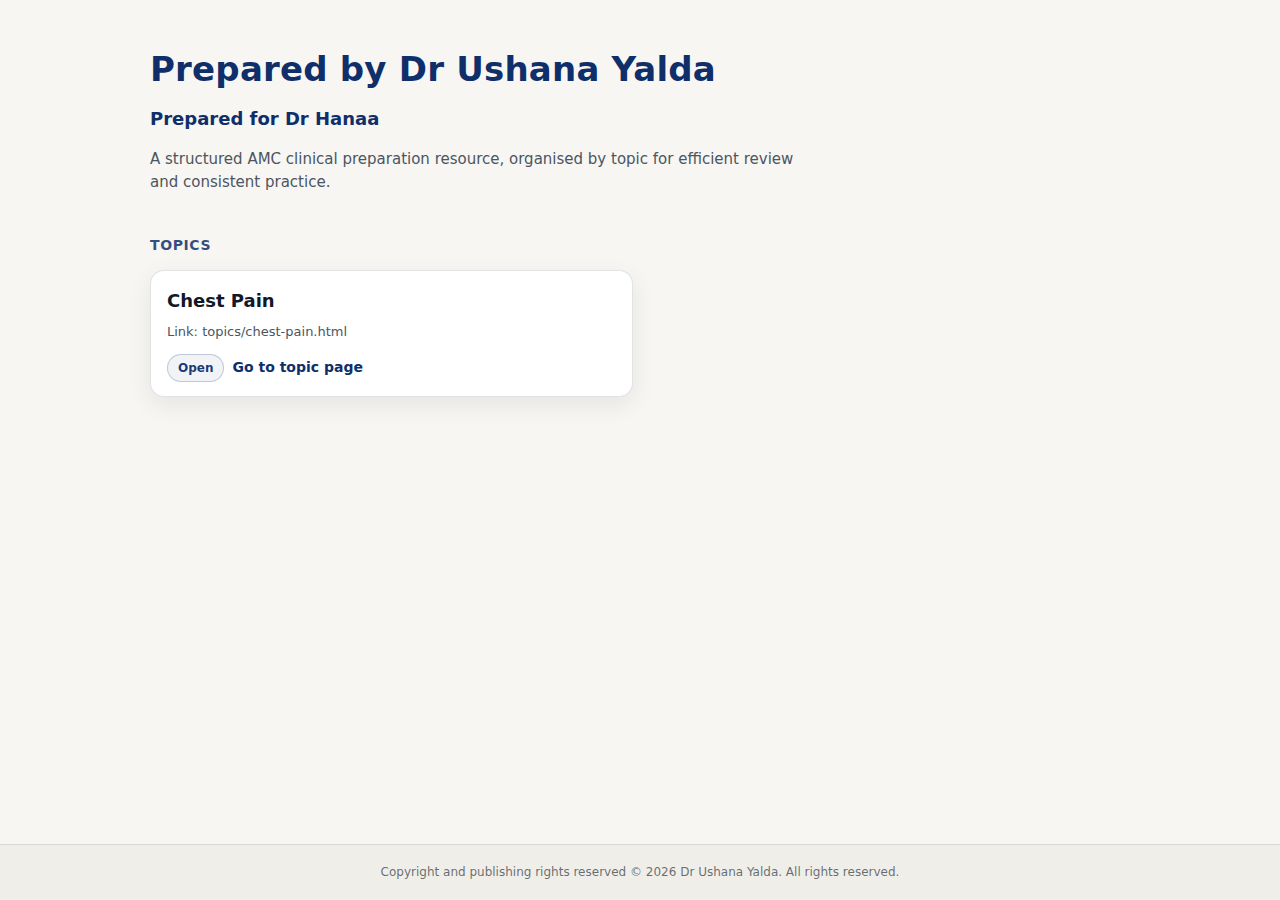
<file: index.html>
<!doctype html>
<html lang="en">
<head>
  <meta charset="utf-8" />
  <meta name="viewport" content="width=device-width,initial-scale=1" />
  <title>AMC Clinical Preparation | Dr Ushana Yalda</title>
  <style>
    :root{
      --bg: #f7f6f2;
      --text: #111827;
      --muted: #4b5563;
      --heading: #0f2f6b;
      --card: #ffffff;
      --border: rgba(17,24,39,0.12);
      --shadow: 0 8px 24px rgba(17,24,39,0.08);
      --shadowHover: 0 14px 34px rgba(17,24,39,0.12);
      --footerBg: #efeee9;
      --focusRing: 0 0 0 3px rgba(15,47,107,0.18);
      --radius: 14px;
      --max: 980px;
      --footerH: 56px;
    }

    *{ box-sizing: border-box; }
    html, body { height: 100%; }
    body{
      margin: 0;
      font-family: ui-sans-serif, system-ui, -apple-system, Segoe UI, Roboto, Helvetica, Arial, "Apple Color Emoji","Segoe UI Emoji";
      background: var(--bg);
      color: var(--text);
      line-height: 1.5;
    }

    a{ color: inherit; text-decoration: none; }

    .page{
      min-height: 100vh;
      padding-bottom: calc(var(--footerH) + 18px);
    }

    header{
      padding: 44px 20px 24px;
    }

    .wrap{
      max-width: var(--max);
      margin: 0 auto;
    }

    .brand{
      display: grid;
      gap: 10px;
    }

    h1{
      margin: 0;
      font-size: 34px;
      letter-spacing: 0.2px;
      color: var(--heading);
      font-weight: 750;
    }

    h2{
      margin: 0;
      font-size: 18px;
      color: var(--heading);
      font-weight: 650;
    }

    .desc{
      margin: 6px 0 0;
      max-width: 68ch;
      color: var(--muted);
      font-size: 15px;
    }

    main{
      padding: 0 20px 26px;
    }

    .sectionTitle{
      margin: 18px 0 14px;
      font-size: 14px;
      letter-spacing: 0.6px;
      text-transform: uppercase;
      color: rgba(15,47,107,0.85);
      font-weight: 700;
    }

    .grid{
      display: grid;
      grid-template-columns: repeat(12, 1fr);
      gap: 14px;
    }

    .card{
      grid-column: span 6;
      background: var(--card);
      border: 1px solid var(--border);
      border-radius: var(--radius);
      box-shadow: var(--shadow);
      padding: 16px 16px 14px;
      transition: transform 140ms ease, box-shadow 140ms ease, border-color 140ms ease;
      position: relative;
      outline: none;
    }

    .card:hover{
      transform: translateY(-2px);
      box-shadow: var(--shadowHover);
      border-color: rgba(15,47,107,0.28);
    }

    .card:focus-visible{
      box-shadow: var(--shadowHover), var(--focusRing);
      border-color: rgba(15,47,107,0.35);
    }

    .cardTitle{
      margin: 0;
      font-size: 18px;
      font-weight: 750;
      color: var(--text);
    }

    .cardMeta{
      margin: 8px 0 0;
      font-size: 13px;
      color: var(--muted);
      word-break: break-word;
    }

    .cardAction{
      margin-top: 12px;
      display: inline-flex;
      align-items: center;
      gap: 8px;
      font-weight: 650;
      color: var(--heading);
      font-size: 14px;
    }

    .pill{
      display: inline-flex;
      align-items: center;
      justify-content: center;
      padding: 4px 10px;
      border-radius: 999px;
      border: 1px solid rgba(15,47,107,0.22);
      background: rgba(15,47,107,0.06);
      font-size: 12px;
      color: rgba(15,47,107,0.95);
      font-weight: 650;
    }

    footer{
      position: fixed;
      left: 0;
      right: 0;
      bottom: 0;
      height: var(--footerH);
      background: var(--footerBg);
      border-top: 1px solid rgba(17,24,39,0.10);
      display: flex;
      align-items: center;
      justify-content: center;
      padding: 0 18px;
    }

    .footerText{
      font-size: 12px;
      opacity: 0.72;
      text-align: center;
      color: rgba(17,24,39,0.86);
      line-height: 1.35;
      max-width: var(--max);
    }

    @media (max-width: 760px){
      h1{ font-size: 28px; }
      .card{ grid-column: span 12; }
      header{ padding-top: 34px; }
      :root{ --footerH: 66px; }
      .page{ padding-bottom: calc(var(--footerH) + 18px); }
      .footerText{ font-size: 11.5px; }
    }
  </style>
</head>
<body>
  <div class="page">
    <header>
      <div class="wrap brand">
        <h1>Prepared by Dr Ushana Yalda</h1>
        <h2>Prepared for Dr Hanaa</h2>
        <p class="desc">
          A structured AMC clinical preparation resource, organised by topic for efficient review and consistent practice.
        </p>
      </div>
    </header>

    <main>
      <div class="wrap">
        <div class="sectionTitle">Topics</div>
        <div id="topicsGrid" class="grid" aria-label="Topic list"></div>
      </div>
    </main>
  </div>

  <footer>
    <div class="footerText" id="footerLegal"></div>
  </footer>

  <script>
    // Add or edit topics here. Each topic requires a title and href.
    const TOPICS = [
      { id: "chest-pain", title: "Chest Pain", href: "topics/chest-pain.html" }
    ];

    function el(tag, attrs = {}, children = []) {
      const node = document.createElement(tag);
      for (const [k, v] of Object.entries(attrs)) {
        if (k === "class") node.className = v;
        else if (k === "text") node.textContent = v;
        else if (k === "html") node.innerHTML = v;
        else node.setAttribute(k, v);
      }
      for (const child of children) node.appendChild(child);
      return node;
    }

    function renderTopics() {
      const grid = document.getElementById("topicsGrid");
      grid.innerHTML = "";

      if (!Array.isArray(TOPICS) || TOPICS.length === 0) {
        grid.appendChild(
          el("div", { class: "card", tabindex: "0" }, [
            el("p", { class: "cardTitle", text: "No topics configured" }),
            el("p", { class: "cardMeta", text: "Edit the TOPICS array in index.html to add topics." })
          ])
        );
        return;
      }

      TOPICS.forEach((t) => {
        const link = el("a", {
          href: t.href,
          class: "card",
          tabindex: "0",
          "aria-label": t.title + " topic"
        }, [
          el("div", {}, [
            el("p", { class: "cardTitle", text: t.title }),
            el("p", { class: "cardMeta", text: "Link: " + t.href })
          ]),
          el("div", { class: "cardAction" }, [
            el("span", { class: "pill", text: "Open" }),
            el("span", { text: "Go to topic page" })
          ])
        ]);

        grid.appendChild(link);
      });
    }

    function setFooter() {
      const year = new Date().getFullYear();
      const footer = document.getElementById("footerLegal");
      footer.textContent = "Copyright and publishing rights reserved © " + year + " Dr Ushana Yalda. All rights reserved.";
    }

    renderTopics();
    setFooter();
  </script>
</body>
</html>
</file>
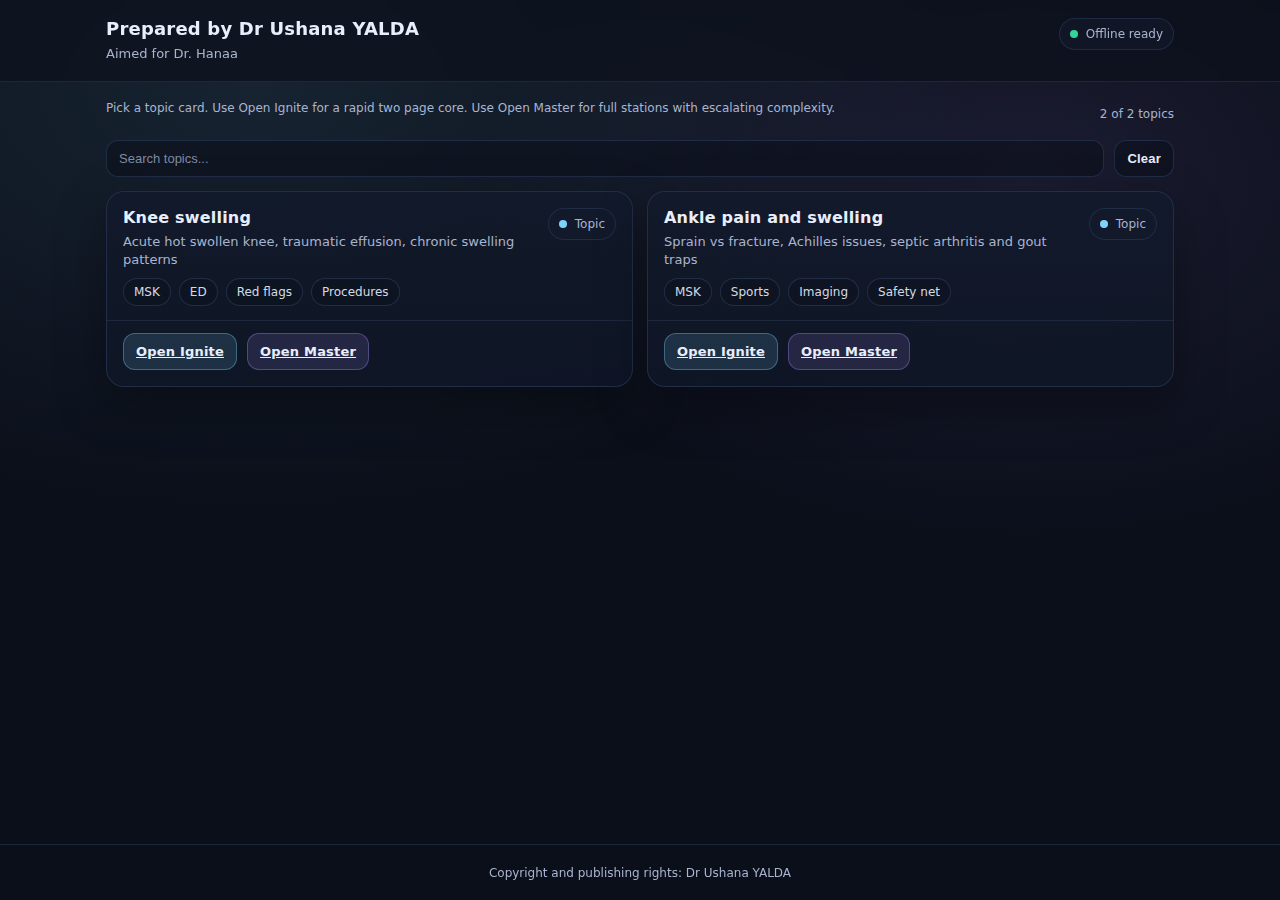
<file: Index.html>
<!-- index.html -->
<!doctype html>
<html lang="en">
<head>
  <meta charset="utf-8" />
  <meta name="viewport" content="width=device-width,initial-scale=1" />
  <title>Hana Study Hub</title>
  <style>
    :root{
      --bg:#0b0f1a;
      --card:#121a2b;
      --card2:#0f1626;
      --text:#e8eefc;
      --muted:#a9b4d0;
      --line:#26314d;
      --accent:#7dd3fc;
      --accent2:#a78bfa;
      --ok:#34d399;
      --warn:#fbbf24;
    }
    *{box-sizing:border-box}
    html,body{height:100%}
    body{
      margin:0;
      font-family: ui-sans-serif, system-ui, -apple-system, Segoe UI, Roboto, Helvetica, Arial, "Apple Color Emoji","Segoe UI Emoji";
      background: radial-gradient(1200px 700px at 20% 10%, rgba(125,211,252,.10), transparent 60%),
                  radial-gradient(900px 600px at 80% 20%, rgba(167,139,250,.10), transparent 60%),
                  var(--bg);
      color:var(--text);
      padding-bottom:72px;
    }
    header{
      position:sticky;
      top:0;
      z-index:10;
      backdrop-filter: blur(10px);
      background: rgba(11,15,26,.65);
      border-bottom:1px solid rgba(38,49,77,.65);
    }
    .wrap{max-width:1100px;margin:0 auto;padding:18px 16px}
    .title{
      display:flex;
      align-items:flex-start;
      justify-content:space-between;
      gap:12px;
      flex-wrap:wrap;
    }
    h1{
      margin:0;
      font-size:18px;
      letter-spacing:.2px;
      font-weight:800;
    }
    .sub{
      margin-top:6px;
      font-size:13px;
      color:var(--muted);
      line-height:1.35;
    }
    .pill{
      display:inline-flex;
      gap:8px;
      align-items:center;
      padding:8px 10px;
      border:1px solid rgba(38,49,77,.75);
      border-radius:999px;
      color:var(--muted);
      background: rgba(18,26,43,.65);
      font-size:12px;
      white-space:nowrap;
    }
    main{max-width:1100px;margin:0 auto;padding:18px 16px}
    .grid{
      display:grid;
      grid-template-columns: repeat(12, 1fr);
      gap:14px;
    }
    .card{
      grid-column: span 12;
      background: linear-gradient(180deg, rgba(18,26,43,.90), rgba(15,22,38,.90));
      border:1px solid rgba(38,49,77,.85);
      border-radius:18px;
      overflow:hidden;
      box-shadow: 0 18px 50px rgba(0,0,0,.35);
    }
    @media (min-width: 760px){
      .card{grid-column: span 6;}
    }
    .cardTop{
      padding:16px 16px 10px 16px;
      display:flex;
      align-items:flex-start;
      justify-content:space-between;
      gap:10px;
    }
    .cardTitle{
      margin:0;
      font-size:16px;
      font-weight:850;
      letter-spacing:.2px;
    }
    .cardMeta{
      margin-top:6px;
      color:var(--muted);
      font-size:13px;
      line-height:1.35;
    }
    .tags{
      display:flex;
      flex-wrap:wrap;
      gap:8px;
      padding:0 16px 14px 16px;
    }
    .tag{
      font-size:12px;
      color:rgba(232,238,252,.92);
      padding:6px 10px;
      border-radius:999px;
      border:1px solid rgba(38,49,77,.85);
      background: rgba(11,15,26,.45);
    }
    .actions{
      display:flex;
      gap:10px;
      padding:12px 16px 16px 16px;
      border-top:1px solid rgba(38,49,77,.65);
      flex-wrap:wrap;
    }
    .btn{
      appearance:none;
      border:1px solid rgba(38,49,77,.85);
      background: rgba(11,15,26,.55);
      color:var(--text);
      padding:10px 12px;
      border-radius:12px;
      cursor:pointer;
      font-weight:750;
      font-size:13px;
      letter-spacing:.2px;
      transition: transform .05s ease, background .15s ease, border-color .15s ease;
      user-select:none;
    }
    .btn:active{transform: translateY(1px)}
    .btn.primary{
      background: rgba(125,211,252,.14);
      border-color: rgba(125,211,252,.35);
    }
    .btn.secondary{
      background: rgba(167,139,250,.14);
      border-color: rgba(167,139,250,.35);
    }
    .btn:hover{background: rgba(255,255,255,.06)}
    .btn.primary:hover{background: rgba(125,211,252,.20)}
    .btn.secondary:hover{background: rgba(167,139,250,.20)}
    footer{
      position:fixed;
      left:0; right:0; bottom:0;
      height:56px;
      display:flex;
      align-items:center;
      justify-content:center;
      padding:0 12px;
      background: rgba(11,15,26,.78);
      backdrop-filter: blur(10px);
      border-top:1px solid rgba(38,49,77,.70);
      color:var(--muted);
      font-size:12px;
      z-index:50;
      text-align:center;
    }
    .smallNote{
      color:var(--muted);
      font-size:12px;
      line-height:1.4;
      margin:0 0 12px 0;
    }
    .row{
      display:flex;
      gap:10px;
      flex-wrap:wrap;
      align-items:center;
      justify-content:space-between;
      margin-bottom:12px;
    }
    .searchBox{
      display:flex;
      gap:10px;
      align-items:center;
      flex: 1 1 360px;
      min-width: 260px;
    }
    input[type="search"]{
      width:100%;
      padding:10px 12px;
      border-radius:12px;
      border:1px solid rgba(38,49,77,.85);
      background: rgba(11,15,26,.55);
      color:var(--text);
      outline:none;
      font-size:13px;
    }
    input[type="search"]::placeholder{color: rgba(169,180,208,.75)}
    .mutedRight{
      color:var(--muted);
      font-size:12px;
      white-space:nowrap;
    }
  </style>
</head>
<body>
  <header>
    <div class="wrap">
      <div class="title">
        <div>
          <h1>Prepared by Dr Ushana YALDA</h1>
          <div class="sub">Aimed for Dr. Hanaa</div>
        </div>
        <div class="pill" title="Local-only GitHub Pages site. No external libraries.">
          <span style="width:8px;height:8px;border-radius:50%;background:var(--ok);display:inline-block"></span>
          Offline ready
        </div>
      </div>
    </div>
  </header>

  <main>
    <div class="row">
      <p class="smallNote">
        Pick a topic card. Use Open Ignite for a rapid two page core. Use Open Master for full stations with escalating complexity.
      </p>
      <div class="mutedRight" id="topicCount"></div>
    </div>

    <div class="searchBox" style="margin-bottom:14px;">
      <input id="q" type="search" placeholder="Search topics..." aria-label="Search topics" />
      <button class="btn" id="clearBtn" type="button">Clear</button>
    </div>

    <div class="grid" id="topicGrid"></div>
  </main>

  <footer>Copyright and publishing rights: Dr Ushana YALDA</footer>

  <script>
    "use strict";

    // Shared schema used in all files
    const STUDY_DATA = {
      schemaVersion: "1.0",
      author: "Dr Ushana YALDA",
      audience: "Dr. Hanaa",
      topics: [
        {
          id: "knee_swelling",
          title: "Knee swelling",
          subtitle: "Acute hot swollen knee, traumatic effusion, chronic swelling patterns",
          tags: ["MSK", "ED", "Red flags", "Procedures"],
        },
        {
          id: "ankle_pain_swelling",
          title: "Ankle pain and swelling",
          subtitle: "Sprain vs fracture, Achilles issues, septic arthritis and gout traps",
          tags: ["MSK", "Sports", "Imaging", "Safety net"],
        }
      ]
    };

    const elGrid = document.getElementById("topicGrid");
    const elQ = document.getElementById("q");
    const elCount = document.getElementById("topicCount");
    const elClear = document.getElementById("clearBtn");

    function esc(s){
      return String(s)
        .replaceAll("&","&amp;")
        .replaceAll("<","&lt;")
        .replaceAll(">","&gt;")
        .replaceAll('"',"&quot;")
        .replaceAll("'","&#039;");
    }

    function cardHTML(t){
      const tags = (t.tags || []).map(x => `<span class="tag">${esc(x)}</span>`).join("");
      const igniteUrl = `ignite.html?topic=${encodeURIComponent(t.id)}`;
      const masterUrl = `master.html?topic=${encodeURIComponent(t.id)}`;
      return `
        <section class="card" data-id="${esc(t.id)}" data-text="${esc((t.title + " " + t.subtitle + " " + (t.tags||[]).join(" ")).toLowerCase())}">
          <div class="cardTop">
            <div>
              <h2 class="cardTitle">${esc(t.title)}</h2>
              <div class="cardMeta">${esc(t.subtitle)}</div>
            </div>
            <div class="pill" aria-hidden="true">
              <span style="width:8px;height:8px;border-radius:50%;background:var(--accent);display:inline-block"></span>
              Topic
            </div>
          </div>
          <div class="tags">${tags}</div>
          <div class="actions">
            <a class="btn primary" href="${igniteUrl}" role="button">Open Ignite</a>
            <a class="btn secondary" href="${masterUrl}" role="button">Open Master</a>
          </div>
        </section>
      `;
    }

    function render(){
      const q = (elQ.value || "").trim().toLowerCase();
      const topics = STUDY_DATA.topics.slice();
      const filtered = q
        ? topics.filter(t => (t.title + " " + t.subtitle + " " + (t.tags||[]).join(" ")).toLowerCase().includes(q))
        : topics;

      elGrid.innerHTML = filtered.map(cardHTML).join("");
      elCount.textContent = `${filtered.length} of ${topics.length} topics`;
    }

    elQ.addEventListener("input", render);
    elClear.addEventListener("click", () => { elQ.value = ""; render(); elQ.focus(); });

    render();
  </script>
</body>
</html>
</file>
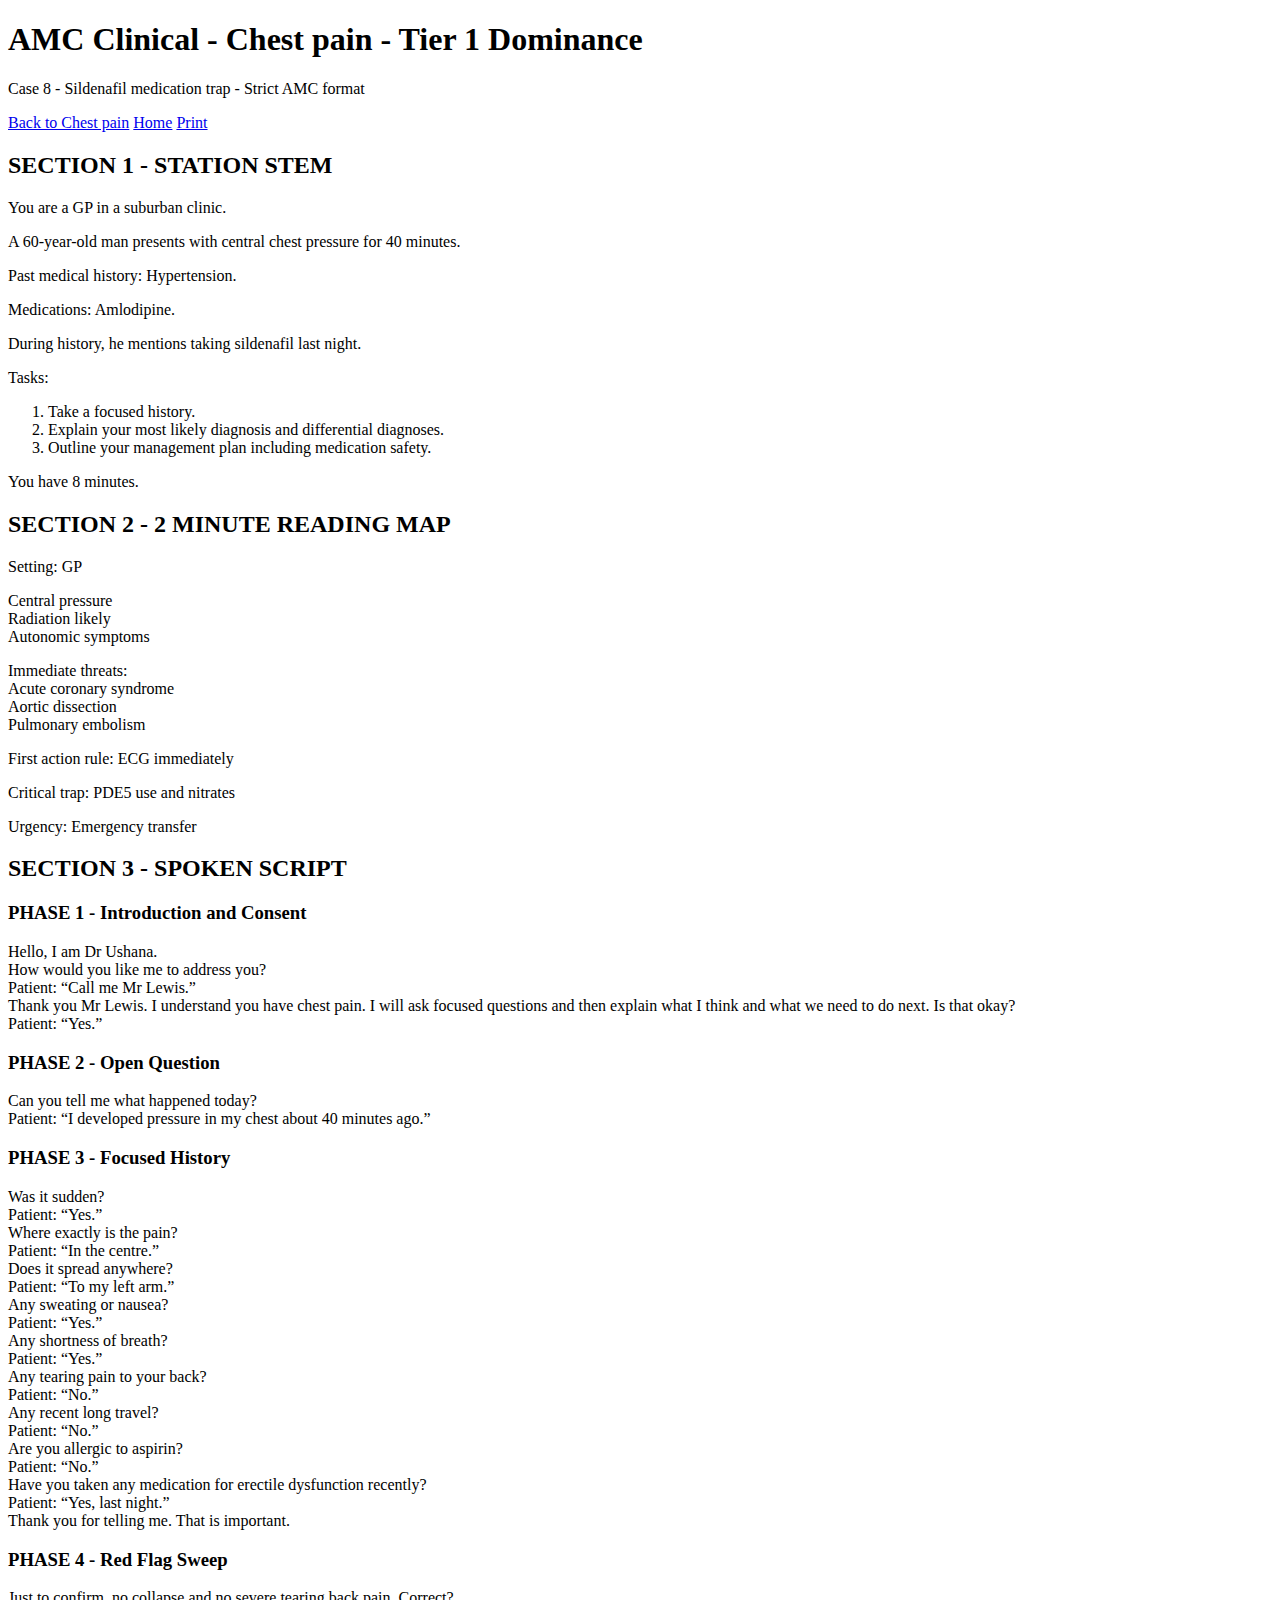
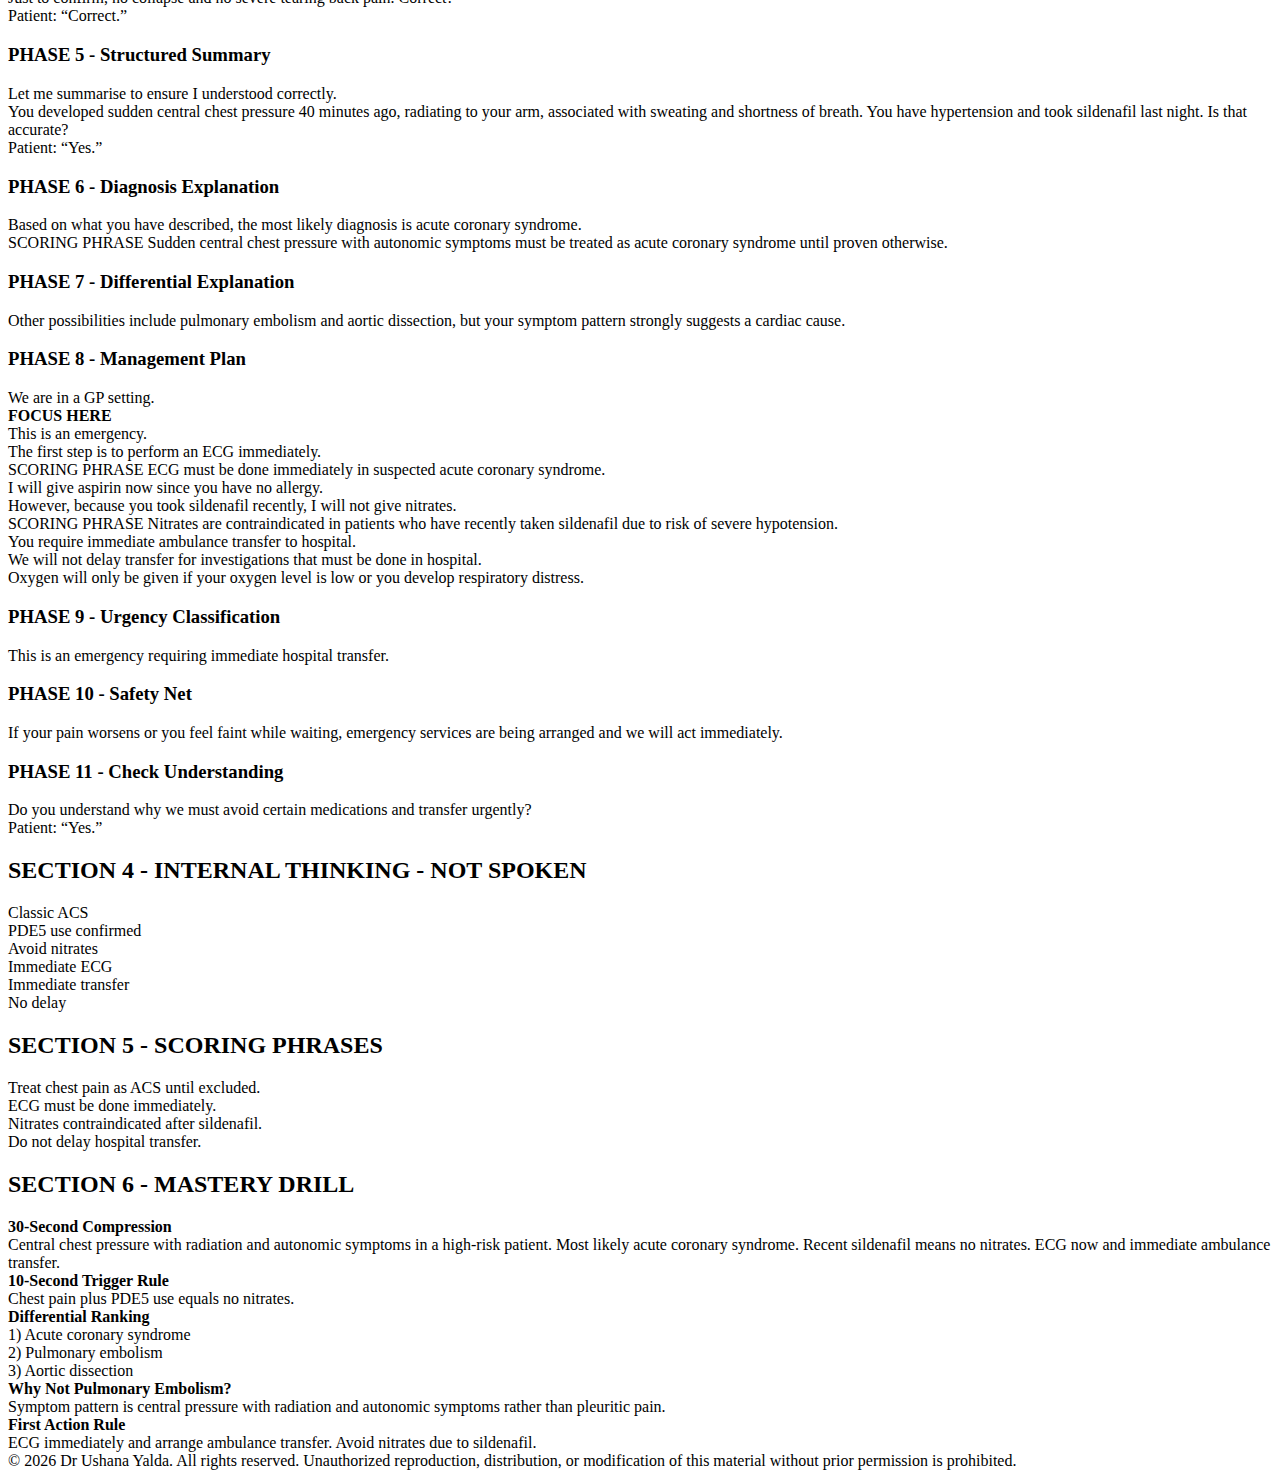
<file: topics/chest-pain-case-1.html>
<!doctype html>
<html lang="en">
<head>
<meta charset="utf-8" />
<meta name="viewport" content="width=device-width,initial-scale=1" />
<title>Chest pain - Case 8</title>
<link rel="stylesheet" href="style.css">
</head>

<body>
<div class="wrap">

  <div class="card">
    <h1>AMC Clinical - Chest pain - Tier 1 Dominance</h1>
    <p class="subheading">Case 8 - Sildenafil medication trap - Strict AMC format</p>

    <div class="navrow">
      <a class="btnlink" href="chest-pain.html#cases">Back to Chest pain</a>
      <a class="btnlink" href="../index.html">Home</a>
      <a class="btnlink" href="#" onclick="window.print();return false;">Print</a>
    </div>
  </div>

  <div class="card">
    <h2>SECTION 1 - STATION STEM</h2>

    <p>You are a GP in a suburban clinic.</p>

    <p>A 60-year-old man presents with central chest pressure for 40 minutes.</p>

    <p>Past medical history: Hypertension.</p>

    <p>Medications: Amlodipine.</p>

    <p>During history, he mentions taking sildenafil last night.</p>

    <p>Tasks:</p>

    <ol>
      <li>Take a focused history.</li>
      <li>Explain your most likely diagnosis and differential diagnoses.</li>
      <li>Outline your management plan including medication safety.</li>
    </ol>

    <p>You have 8 minutes.</p>
  </div>

  <div class="card">
    <h2>SECTION 2 - 2 MINUTE READING MAP</h2>

    <p>Setting: GP</p>

    <p>
      Central pressure<br>
      Radiation likely<br>
      Autonomic symptoms
    </p>

    <p>
      Immediate threats:<br>
      Acute coronary syndrome<br>
      Aortic dissection<br>
      Pulmonary embolism
    </p>

    <p>First action rule: ECG immediately</p>

    <p>Critical trap: PDE5 use and nitrates</p>

    <p>Urgency: Emergency transfer</p>
  </div>

  <div class="card">
    <h2>SECTION 3 - SPOKEN SCRIPT</h2>

    <div class="spoken">

      <h3>PHASE 1 - Introduction and Consent</h3>

      <div class="line doctor">Hello, I am Dr Ushana.</div>
      <div class="line doctor">How would you like me to address you?</div>

      <div class="line patient"><span class="who">Patient:</span> “Call me Mr Lewis.”</div>

      <div class="line doctor">Thank you Mr Lewis. I understand you have chest pain. I will ask focused questions and then explain what I think and what we need to do next. Is that okay?</div>

      <div class="line patient"><span class="who">Patient:</span> “Yes.”</div>

      <h3>PHASE 2 - Open Question</h3>

      <div class="line doctor">Can you tell me what happened today?</div>
      <div class="line patient"><span class="who">Patient:</span> “I developed pressure in my chest about 40 minutes ago.”</div>

      <h3>PHASE 3 - Focused History</h3>

      <div class="line doctor">Was it sudden?</div>
      <div class="line patient"><span class="who">Patient:</span> “Yes.”</div>

      <div class="line doctor">Where exactly is the pain?</div>
      <div class="line patient"><span class="who">Patient:</span> “In the centre.”</div>

      <div class="line doctor">Does it spread anywhere?</div>
      <div class="line patient"><span class="who">Patient:</span> “To my left arm.”</div>

      <div class="line doctor">Any sweating or nausea?</div>
      <div class="line patient"><span class="who">Patient:</span> “Yes.”</div>

      <div class="line doctor">Any shortness of breath?</div>
      <div class="line patient"><span class="who">Patient:</span> “Yes.”</div>

      <div class="line doctor">Any tearing pain to your back?</div>
      <div class="line patient"><span class="who">Patient:</span> “No.”</div>

      <div class="line doctor">Any recent long travel?</div>
      <div class="line patient"><span class="who">Patient:</span> “No.”</div>

      <div class="line doctor">Are you allergic to aspirin?</div>
      <div class="line patient"><span class="who">Patient:</span> “No.”</div>

      <div class="line doctor">Have you taken any medication for erectile dysfunction recently?</div>
      <div class="line patient"><span class="who">Patient:</span> “Yes, last night.”</div>

      <div class="line doctor">Thank you for telling me. That is important.</div>

      <h3>PHASE 4 - Red Flag Sweep</h3>

      <div class="line doctor">Just to confirm, no collapse and no severe tearing back pain. Correct?</div>
      <div class="line patient"><span class="who">Patient:</span> “Correct.”</div>

      <h3>PHASE 5 - Structured Summary</h3>

      <div class="line doctor">Let me summarise to ensure I understood correctly.</div>

      <div class="line doctor">You developed sudden central chest pressure 40 minutes ago, radiating to your arm, associated with sweating and shortness of breath. You have hypertension and took sildenafil last night. Is that accurate?</div>

      <div class="line patient"><span class="who">Patient:</span> “Yes.”</div>

      <h3>PHASE 6 - Diagnosis Explanation</h3>

      <div class="line doctor">Based on what you have described, the most likely diagnosis is acute coronary syndrome.</div>

      <div class="scoring">
        <span class="label">SCORING PHRASE</span>
        Sudden central chest pressure with autonomic symptoms must be treated as acute coronary syndrome until proven otherwise.
      </div>

      <h3>PHASE 7 - Differential Explanation</h3>

      <div class="line doctor">Other possibilities include pulmonary embolism and aortic dissection, but your symptom pattern strongly suggests a cardiac cause.</div>

      <h3>PHASE 8 - Management Plan</h3>

      <div class="line doctor">We are in a GP setting.</div>

      <div class="focus"><strong>FOCUS HERE</strong><br>This is an emergency.</div>

      <div class="line doctor">The first step is to perform an ECG immediately.</div>

      <div class="scoring">
        <span class="label">SCORING PHRASE</span>
        ECG must be done immediately in suspected acute coronary syndrome.
      </div>

      <div class="line doctor">I will give aspirin now since you have no allergy.</div>

      <div class="line doctor">However, because you took sildenafil recently, I will not give nitrates.</div>

      <div class="scoring">
        <span class="label">SCORING PHRASE</span>
        Nitrates are contraindicated in patients who have recently taken sildenafil due to risk of severe hypotension.
      </div>

      <div class="line doctor">You require immediate ambulance transfer to hospital.</div>

      <div class="line doctor">We will not delay transfer for investigations that must be done in hospital.</div>

      <div class="line doctor">Oxygen will only be given if your oxygen level is low or you develop respiratory distress.</div>

      <h3>PHASE 9 - Urgency Classification</h3>

      <div class="line doctor">This is an emergency requiring immediate hospital transfer.</div>

      <h3>PHASE 10 - Safety Net</h3>

      <div class="line doctor">If your pain worsens or you feel faint while waiting, emergency services are being arranged and we will act immediately.</div>

      <h3>PHASE 11 - Check Understanding</h3>

      <div class="line doctor">Do you understand why we must avoid certain medications and transfer urgently?</div>
      <div class="line patient"><span class="who">Patient:</span> “Yes.”</div>

    </div>
  </div>

  <div class="card">
    <h2>SECTION 4 - INTERNAL THINKING - NOT SPOKEN</h2>

    <div class="thinking">
      Classic ACS<br>
      PDE5 use confirmed<br>
      Avoid nitrates<br>
      Immediate ECG<br>
      Immediate transfer<br>
      No delay
    </div>
  </div>

  <div class="card">
    <h2>SECTION 5 - SCORING PHRASES</h2>

    <div class="scoring">
      Treat chest pain as ACS until excluded.<br>
      ECG must be done immediately.<br>
      Nitrates contraindicated after sildenafil.<br>
      Do not delay hospital transfer.
    </div>
  </div>

  <div class="card">
    <h2>SECTION 6 - MASTERY DRILL</h2>

    <div class="thinking">
      <strong>30-Second Compression</strong><br>
      Central chest pressure with radiation and autonomic symptoms in a high-risk patient. Most likely acute coronary syndrome. Recent sildenafil means no nitrates. ECG now and immediate ambulance transfer.
    </div>

    <div class="thinking">
      <strong>10-Second Trigger Rule</strong><br>
      Chest pain plus PDE5 use equals no nitrates.
    </div>

    <div class="thinking">
      <strong>Differential Ranking</strong><br>
      1) Acute coronary syndrome<br>
      2) Pulmonary embolism<br>
      3) Aortic dissection
    </div>

    <div class="thinking">
      <strong>Why Not Pulmonary Embolism?</strong><br>
      Symptom pattern is central pressure with radiation and autonomic symptoms rather than pleuritic pain.
    </div>

    <div class="thinking">
      <strong>First Action Rule</strong><br>
      ECG immediately and arrange ambulance transfer. Avoid nitrates due to sildenafil.
    </div>
  </div>

</div>

<div class="footer" id="rights"></div>

<script>
"use strict";
const year = new Date().getFullYear();
document.body.setAttribute("data-year", String(year));
document.getElementById("rights").textContent =
  "© " + year + " Dr Ushana Yalda. All rights reserved. Unauthorized reproduction, distribution, or modification of this material without prior permission is prohibited.";
</script>

</body>
</html>
</file>
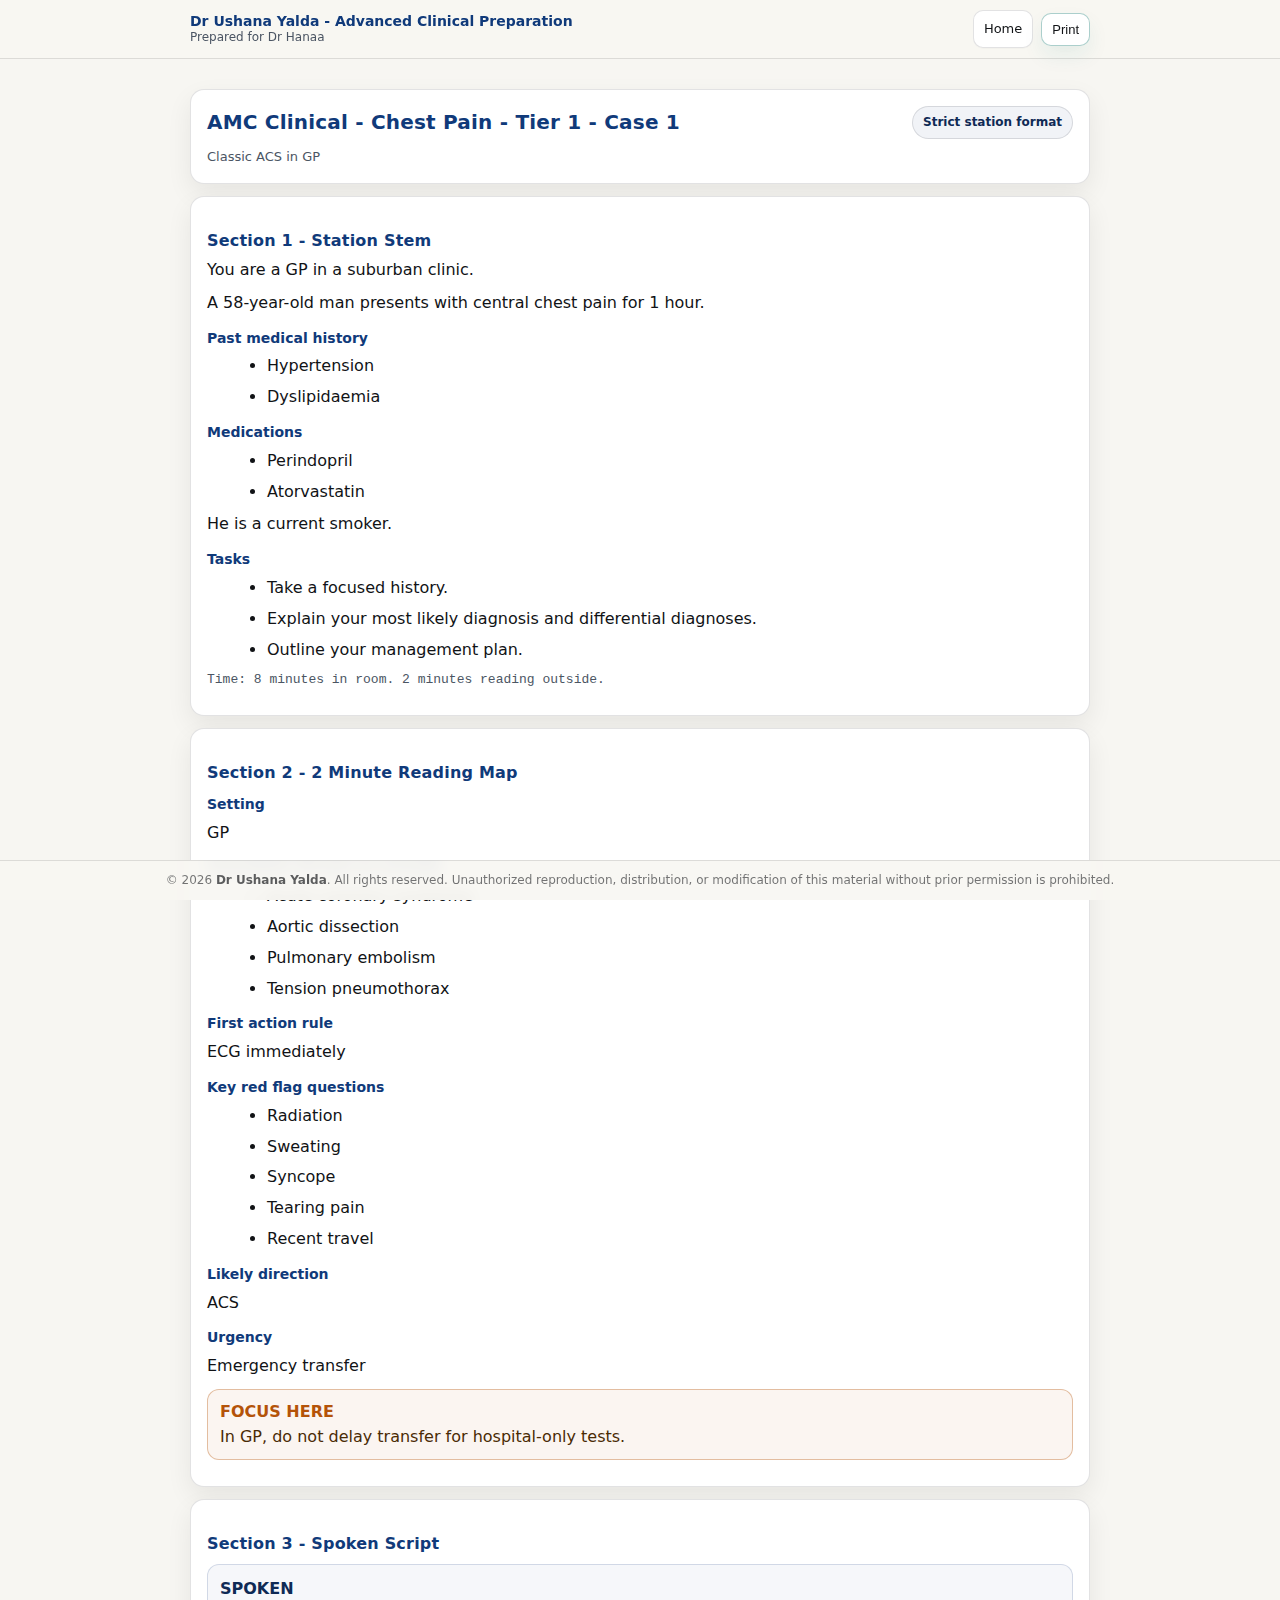
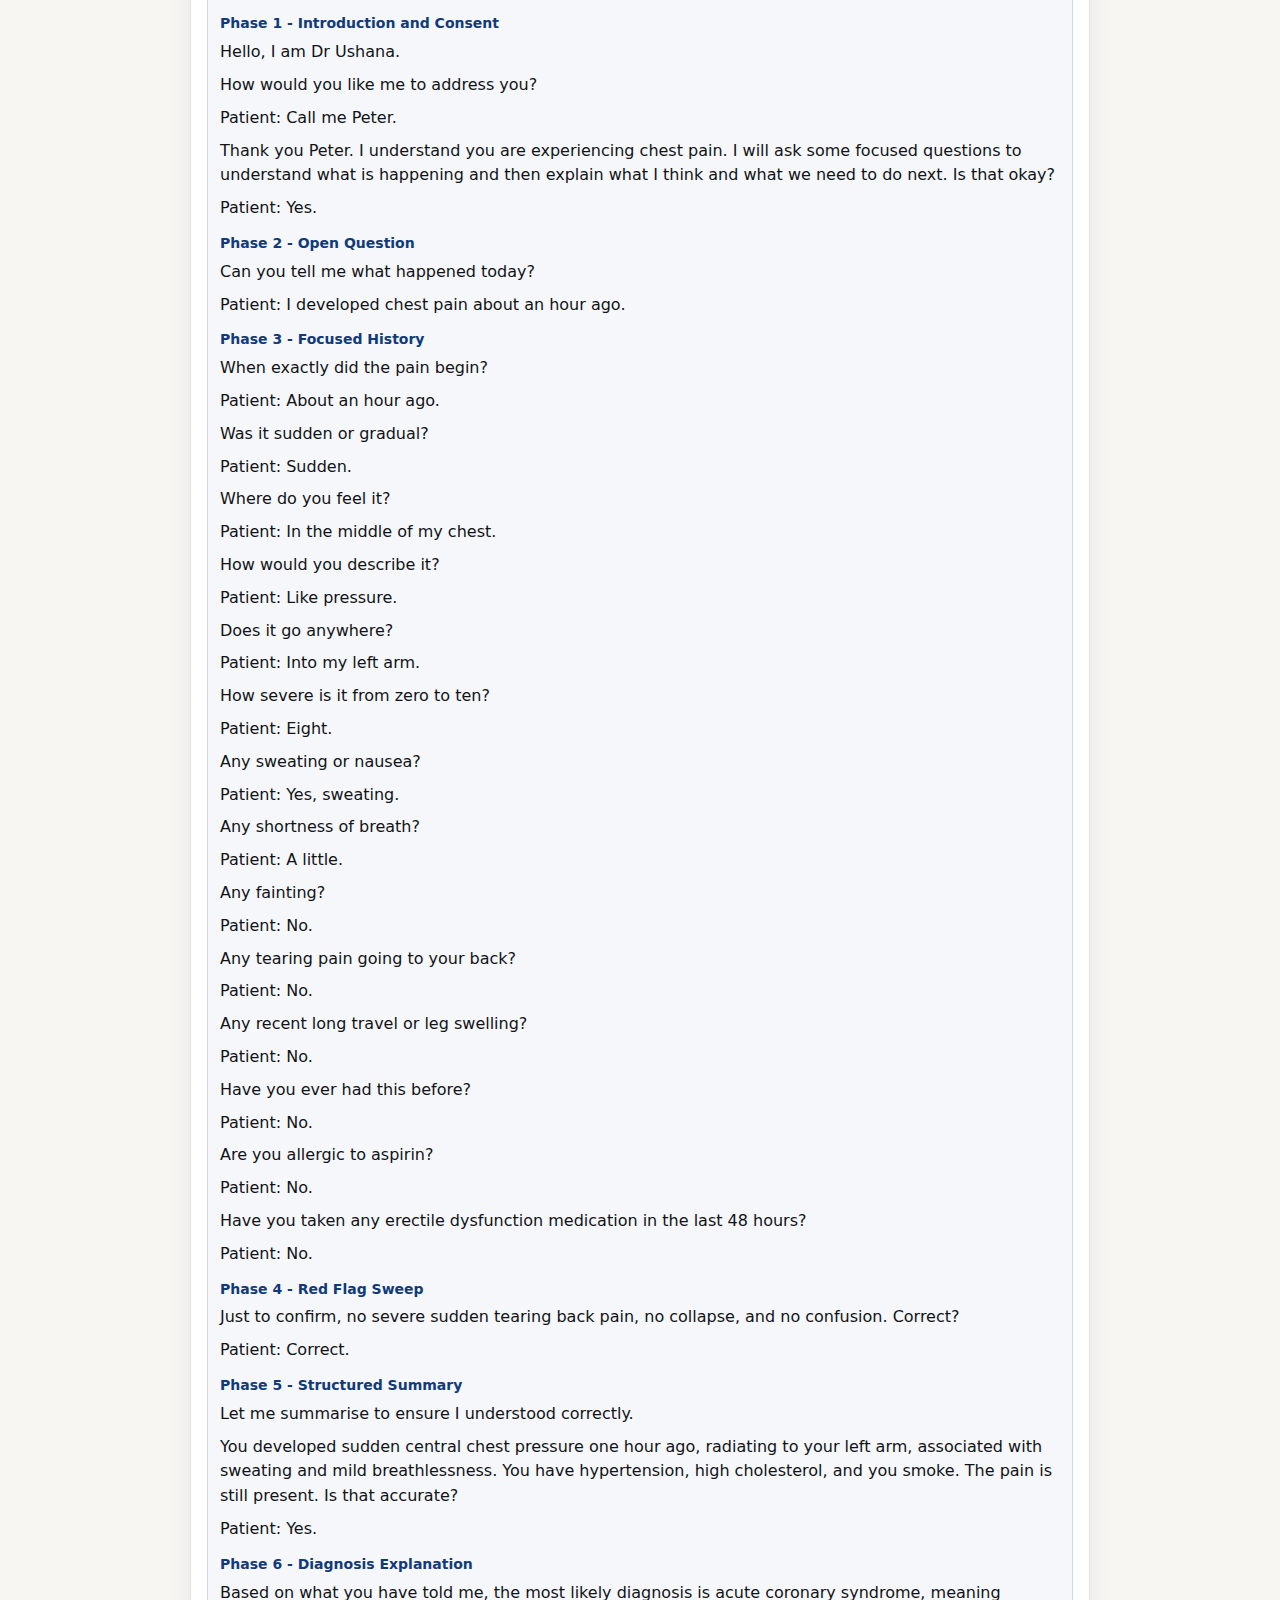
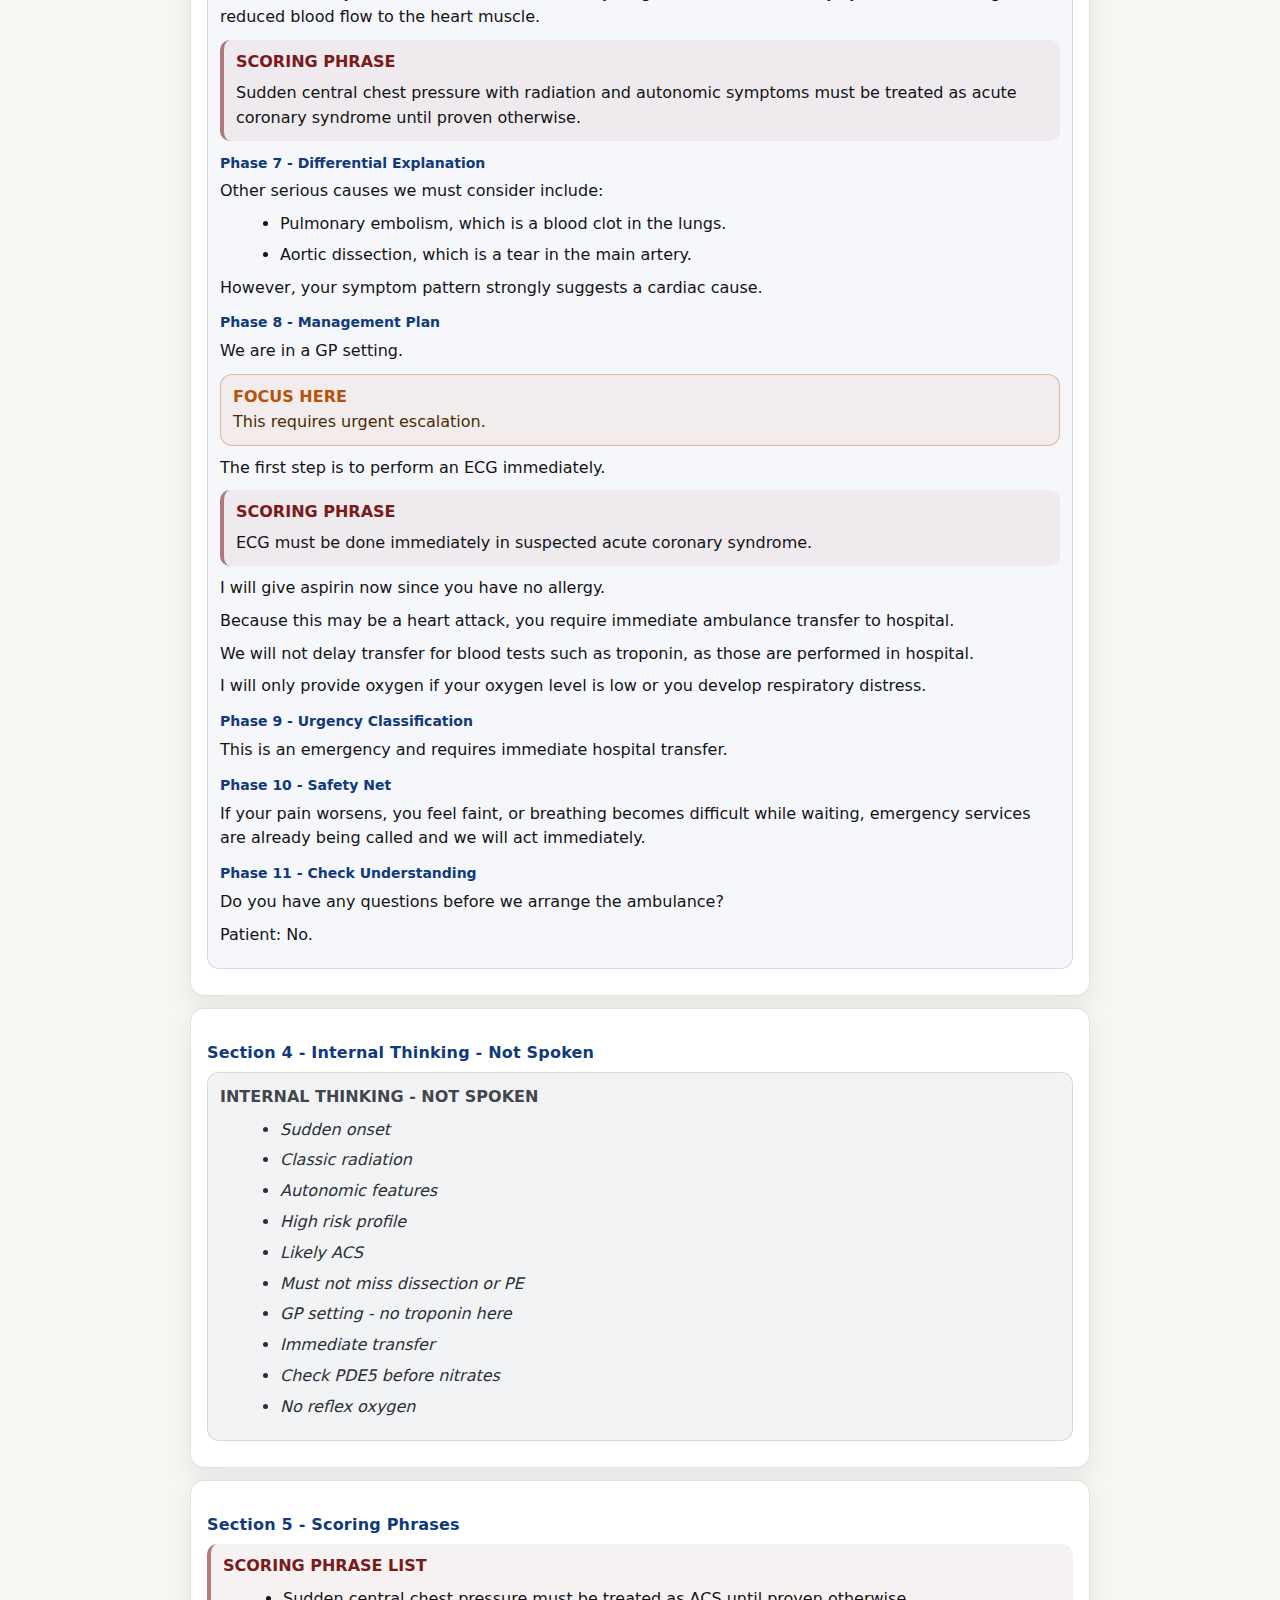
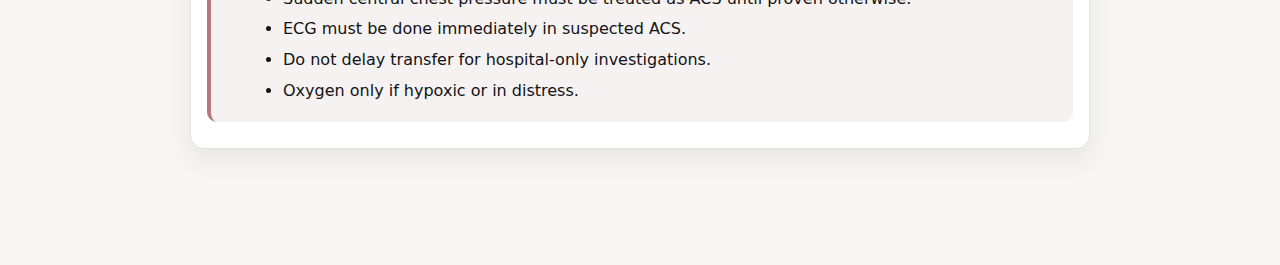
<file: topics/Chest-pain-case-1.html>
<!doctype html>
<html lang="en">
<head>
  <meta charset="utf-8" />
  <meta name="viewport" content="width=device-width,initial-scale=1" />
  <title>Chest pain - Tier 1 - Case 1</title>
  <style>
    :root{
      --bg:#f7f6f2;
      --card:#ffffff;
      --text:#111316;
      --muted:#4b5563;
      --border:rgba(17,19,22,0.12);
      --shadow:0 10px 26px rgba(0,0,0,0.07);
      --heading:#103a7a;
      --accent:#0f766e;
      --amber:#b45309;
      --danger:#7a1a1a;
      --think-bg:#f1f3f5;
      --think-text:#2b2f35;
      --radius:14px;
      --line:1.55;
      --font:16px;
      --max:900px;
    }

    html,body{height:100%}
    body{
      margin:0;
      font-family:ui-sans-serif,system-ui,-apple-system,Segoe UI,Roboto,Helvetica,Arial;
      background:var(--bg);
      color:var(--text);
      font-size:var(--font);
      line-height:var(--line);
    }

    .wrap{
      max-width:var(--max);
      margin:0 auto;
      padding:18px 16px 104px 16px;
    }

    .topbar{
      position:sticky;
      top:0;
      z-index:10;
      background:rgba(247,246,242,0.92);
      backdrop-filter:blur(8px);
      border-bottom:1px solid var(--border);
    }

    .topbar-inner{
      max-width:var(--max);
      margin:0 auto;
      padding:10px 16px;
      display:flex;
      gap:10px;
      align-items:center;
      justify-content:space-between;
      flex-wrap:wrap;
    }

    .brand{
      display:flex;
      flex-direction:column;
      gap:2px;
      min-width:0;
    }

    .brand .t1{
      font-weight:800;
      color:var(--heading);
      font-size:14px;
      line-height:1.1;
    }

    .brand .t2{
      color:var(--muted);
      font-size:12px;
      line-height:1.1;
    }

    .nav{
      display:flex;
      gap:8px;
      flex-wrap:wrap;
      align-items:center;
      justify-content:flex-end;
    }

    .btn{
      border:1px solid var(--border);
      background:var(--card);
      color:var(--text);
      border-radius:10px;
      padding:8px 10px;
      font-size:13px;
      cursor:pointer;
      text-decoration:none;
      box-shadow:0 1px 0 rgba(0,0,0,0.02);
      white-space:nowrap;
    }
    .btn:hover{ border-color:rgba(15,118,110,0.35); }
    .btn.primary{
      border-color:rgba(15,118,110,0.35);
      box-shadow:0 10px 20px rgba(15,118,110,0.08);
    }

    .card{
      background:var(--card);
      border:1px solid var(--border);
      border-radius:var(--radius);
      box-shadow:var(--shadow);
      padding:16px;
      margin:12px 0;
    }

    h1{
      margin:0;
      font-size:20px;
      line-height:1.2;
      color:var(--heading);
      font-weight:900;
      letter-spacing:0.2px;
    }

    .sub{
      margin:6px 0 0 0;
      color:var(--muted);
      font-size:13px;
    }

    h2{
      margin:18px 0 8px 0;
      color:var(--heading);
      font-size:16px;
      font-weight:900;
      line-height:1.2;
      letter-spacing:0.2px;
    }

    h3{
      margin:14px 0 6px 0;
      color:var(--heading);
      font-size:14px;
      font-weight:900;
      line-height:1.2;
    }

    p{ margin:8px 0; }
    ul{ margin:8px 0 8px 20px; }
    li{ margin:6px 0; }

    .mono{
      font-family:ui-monospace,SFMono-Regular,Menlo,Monaco,Consolas,monospace;
      font-size:13px;
      color:var(--muted);
    }

    .section-title{
      display:flex;
      align-items:center;
      justify-content:space-between;
      gap:10px;
      flex-wrap:wrap;
      margin-bottom:8px;
    }

    .tag{
      display:inline-flex;
      align-items:center;
      gap:8px;
      border:1px solid var(--border);
      background:rgba(16,58,122,0.06);
      color:#0f2a55;
      font-weight:800;
      font-size:12px;
      padding:6px 10px;
      border-radius:999px;
      white-space:nowrap;
    }

    .focus-callout{
      border:1px solid rgba(180,83,9,0.35);
      background:rgba(180,83,9,0.06);
      color:#4a2b05;
      border-radius:12px;
      padding:10px 12px;
      margin:10px 0;
    }
    .focus-callout strong{
      color:var(--amber);
      font-weight:900;
    }

    .thinking{
      border:1px solid var(--border);
      background:var(--think-bg);
      color:var(--think-text);
      border-radius:12px;
      padding:12px;
      margin:10px 0;
      font-style:italic;
    }
    .thinking .label{
      font-style:normal;
      font-weight:900;
      color:rgba(43,47,53,0.9);
      margin-bottom:6px;
      display:block;
    }

    .spoken{
      border:1px solid rgba(16,58,122,0.16);
      background:rgba(16,58,122,0.04);
      border-radius:12px;
      padding:12px;
      margin:10px 0;
    }
    .spoken .label{
      font-weight:900;
      color:#0f2a55;
      margin-bottom:6px;
      display:block;
    }

    .scoring{
      border-left:4px solid rgba(122,26,26,0.55);
      background:rgba(122,26,26,0.06);
      border-radius:10px;
      padding:10px 12px;
      margin:10px 0;
    }
    .scoring .label{
      display:block;
      font-weight:900;
      color:var(--danger);
      margin-bottom:6px;
    }

    .footer{
      position:fixed;
      left:0; right:0; bottom:0;
      background:rgba(247,246,242,0.92);
      backdrop-filter:blur(8px);
      border-top:1px solid var(--border);
      padding:10px 14px;
      text-align:center;
      font-size:12px;
      color:rgba(17,19,22,0.58);
    }
    .footer strong{ font-weight:900; color:rgba(17,19,22,0.68); }

    @media print{
      :root{
        --bg:#ffffff;
        --card:#ffffff;
        --text:#000000;
        --muted:#000000;
        --border:#000000;
        --shadow:none;
      }

      body{ background:#ffffff; }
      .topbar{ display:none !important; }
      .footer{ display:none !important; }

      .wrap{
        max-width:none;
        padding:0;
      }

      .card{
        border:none;
        box-shadow:none;
        padding:0;
        margin:0 0 14px 0;
      }

      .spoken, .thinking, .scoring, .focus-callout{
        page-break-inside:avoid;
        border:1px solid #000 !important;
        background:#f3f3f3 !important;
      }

      /* Print watermark */
      body::before{
        content:"Dr Ushana Yalda";
        position:fixed;
        top:35%;
        left:0;
        right:0;
        text-align:center;
        font-size:72px;
        color:rgba(0,0,0,0.07);
        transform:rotate(-22deg);
        pointer-events:none;
        z-index:9999;
      }

      /* Print footer line */
      body::after{
        content:"© " attr(data-year) " Dr Ushana Yalda. All rights reserved. Unauthorized reproduction, distribution, or modification without prior permission is prohibited.";
        position:fixed;
        left:0;
        right:0;
        bottom:0;
        text-align:center;
        font-size:10px;
        color:rgba(0,0,0,0.55);
        padding:8px 10px;
      }
    }
  </style>
</head>

<body>
  <div class="topbar">
    <div class="topbar-inner">
      <div class="brand">
        <div class="t1">Dr Ushana Yalda - Advanced Clinical Preparation</div>
        <div class="t2">Prepared for Dr Hanaa</div>
      </div>
      <div class="nav">
        <a class="btn" href="../index.html">Home</a>
        <button class="btn primary" type="button" onclick="window.print()">Print</button>
      </div>
    </div>
  </div>

  <div class="wrap">
    <div class="card">
      <div class="section-title">
        <h1>AMC Clinical - Chest Pain - Tier 1 - Case 1</h1>
        <span class="tag">Strict station format</span>
      </div>
      <p class="sub">Classic ACS in GP</p>
    </div>

    <div class="card">
      <h2>Section 1 - Station Stem</h2>
      <p>You are a GP in a suburban clinic.</p>
      <p>A 58-year-old man presents with central chest pain for 1 hour.</p>

      <h3>Past medical history</h3>
      <ul>
        <li>Hypertension</li>
        <li>Dyslipidaemia</li>
      </ul>

      <h3>Medications</h3>
      <ul>
        <li>Perindopril</li>
        <li>Atorvastatin</li>
      </ul>

      <p>He is a current smoker.</p>

      <h3>Tasks</h3>
      <ul>
        <li>Take a focused history.</li>
        <li>Explain your most likely diagnosis and differential diagnoses.</li>
        <li>Outline your management plan.</li>
      </ul>

      <p class="mono">Time: 8 minutes in room. 2 minutes reading outside.</p>
    </div>

    <div class="card">
      <h2>Section 2 - 2 Minute Reading Map</h2>

      <h3>Setting</h3>
      <p>GP</p>

      <h3>Immediate threats to exclude</h3>
      <ul>
        <li>Acute coronary syndrome</li>
        <li>Aortic dissection</li>
        <li>Pulmonary embolism</li>
        <li>Tension pneumothorax</li>
      </ul>

      <h3>First action rule</h3>
      <p>ECG immediately</p>

      <h3>Key red flag questions</h3>
      <ul>
        <li>Radiation</li>
        <li>Sweating</li>
        <li>Syncope</li>
        <li>Tearing pain</li>
        <li>Recent travel</li>
      </ul>

      <h3>Likely direction</h3>
      <p>ACS</p>

      <h3>Urgency</h3>
      <p>Emergency transfer</p>

      <div class="focus-callout">
        <strong>FOCUS HERE</strong>
        <div>In GP, do not delay transfer for hospital-only tests.</div>
      </div>
    </div>

    <div class="card">
      <h2>Section 3 - Spoken Script</h2>

      <div class="spoken">
        <span class="label">SPOKEN</span>

        <h3>Phase 1 - Introduction and Consent</h3>
        <p>Hello, I am Dr Ushana.</p>
        <p>How would you like me to address you?</p>
        <p>Patient: Call me Peter.</p>
        <p>Thank you Peter. I understand you are experiencing chest pain. I will ask some focused questions to understand what is happening and then explain what I think and what we need to do next. Is that okay?</p>
        <p>Patient: Yes.</p>

        <h3>Phase 2 - Open Question</h3>
        <p>Can you tell me what happened today?</p>
        <p>Patient: I developed chest pain about an hour ago.</p>

        <h3>Phase 3 - Focused History</h3>
        <p>When exactly did the pain begin?</p>
        <p>Patient: About an hour ago.</p>

        <p>Was it sudden or gradual?</p>
        <p>Patient: Sudden.</p>

        <p>Where do you feel it?</p>
        <p>Patient: In the middle of my chest.</p>

        <p>How would you describe it?</p>
        <p>Patient: Like pressure.</p>

        <p>Does it go anywhere?</p>
        <p>Patient: Into my left arm.</p>

        <p>How severe is it from zero to ten?</p>
        <p>Patient: Eight.</p>

        <p>Any sweating or nausea?</p>
        <p>Patient: Yes, sweating.</p>

        <p>Any shortness of breath?</p>
        <p>Patient: A little.</p>

        <p>Any fainting?</p>
        <p>Patient: No.</p>

        <p>Any tearing pain going to your back?</p>
        <p>Patient: No.</p>

        <p>Any recent long travel or leg swelling?</p>
        <p>Patient: No.</p>

        <p>Have you ever had this before?</p>
        <p>Patient: No.</p>

        <p>Are you allergic to aspirin?</p>
        <p>Patient: No.</p>

        <p>Have you taken any erectile dysfunction medication in the last 48 hours?</p>
        <p>Patient: No.</p>

        <h3>Phase 4 - Red Flag Sweep</h3>
        <p>Just to confirm, no severe sudden tearing back pain, no collapse, and no confusion. Correct?</p>
        <p>Patient: Correct.</p>

        <h3>Phase 5 - Structured Summary</h3>
        <p>Let me summarise to ensure I understood correctly.</p>
        <p>You developed sudden central chest pressure one hour ago, radiating to your left arm, associated with sweating and mild breathlessness. You have hypertension, high cholesterol, and you smoke. The pain is still present. Is that accurate?</p>
        <p>Patient: Yes.</p>

        <h3>Phase 6 - Diagnosis Explanation</h3>
        <p>Based on what you have told me, the most likely diagnosis is acute coronary syndrome, meaning reduced blood flow to the heart muscle.</p>

        <div class="scoring">
          <span class="label">SCORING PHRASE</span>
          <div>Sudden central chest pressure with radiation and autonomic symptoms must be treated as acute coronary syndrome until proven otherwise.</div>
        </div>

        <h3>Phase 7 - Differential Explanation</h3>
        <p>Other serious causes we must consider include:</p>
        <ul>
          <li>Pulmonary embolism, which is a blood clot in the lungs.</li>
          <li>Aortic dissection, which is a tear in the main artery.</li>
        </ul>
        <p>However, your symptom pattern strongly suggests a cardiac cause.</p>

        <h3>Phase 8 - Management Plan</h3>
        <p>We are in a GP setting.</p>

        <div class="focus-callout">
          <strong>FOCUS HERE</strong>
          <div>This requires urgent escalation.</div>
        </div>

        <p>The first step is to perform an ECG immediately.</p>

        <div class="scoring">
          <span class="label">SCORING PHRASE</span>
          <div>ECG must be done immediately in suspected acute coronary syndrome.</div>
        </div>

        <p>I will give aspirin now since you have no allergy.</p>
        <p>Because this may be a heart attack, you require immediate ambulance transfer to hospital.</p>
        <p>We will not delay transfer for blood tests such as troponin, as those are performed in hospital.</p>
        <p>I will only provide oxygen if your oxygen level is low or you develop respiratory distress.</p>

        <h3>Phase 9 - Urgency Classification</h3>
        <p>This is an emergency and requires immediate hospital transfer.</p>

        <h3>Phase 10 - Safety Net</h3>
        <p>If your pain worsens, you feel faint, or breathing becomes difficult while waiting, emergency services are already being called and we will act immediately.</p>

        <h3>Phase 11 - Check Understanding</h3>
        <p>Do you have any questions before we arrange the ambulance?</p>
        <p>Patient: No.</p>
      </div>
    </div>

    <div class="card">
      <h2>Section 4 - Internal Thinking - Not Spoken</h2>

      <div class="thinking">
        <span class="label">INTERNAL THINKING - NOT SPOKEN</span>
        <ul>
          <li>Sudden onset</li>
          <li>Classic radiation</li>
          <li>Autonomic features</li>
          <li>High risk profile</li>
          <li>Likely ACS</li>
          <li>Must not miss dissection or PE</li>
          <li>GP setting - no troponin here</li>
          <li>Immediate transfer</li>
          <li>Check PDE5 before nitrates</li>
          <li>No reflex oxygen</li>
        </ul>
      </div>
    </div>

    <div class="card">
      <h2>Section 5 - Scoring Phrases</h2>

      <div class="scoring">
        <span class="label">SCORING PHRASE LIST</span>
        <ul>
          <li>Sudden central chest pressure must be treated as ACS until proven otherwise.</li>
          <li>ECG must be done immediately in suspected ACS.</li>
          <li>Do not delay transfer for hospital-only investigations.</li>
          <li>Oxygen only if hypoxic or in distress.</li>
        </ul>
      </div>
    </div>
  </div>

  <div class="footer" id="rights"></div>

  <script>
    "use strict";
    const year = new Date().getFullYear();
    document.body.setAttribute("data-year", String(year));
    document.getElementById("rights").innerHTML =
      "© " + year + " <strong>Dr Ushana Yalda</strong>. All rights reserved. Unauthorized reproduction, distribution, or modification of this material without prior permission is prohibited.";
  </script>
</body>
</html>
</file>
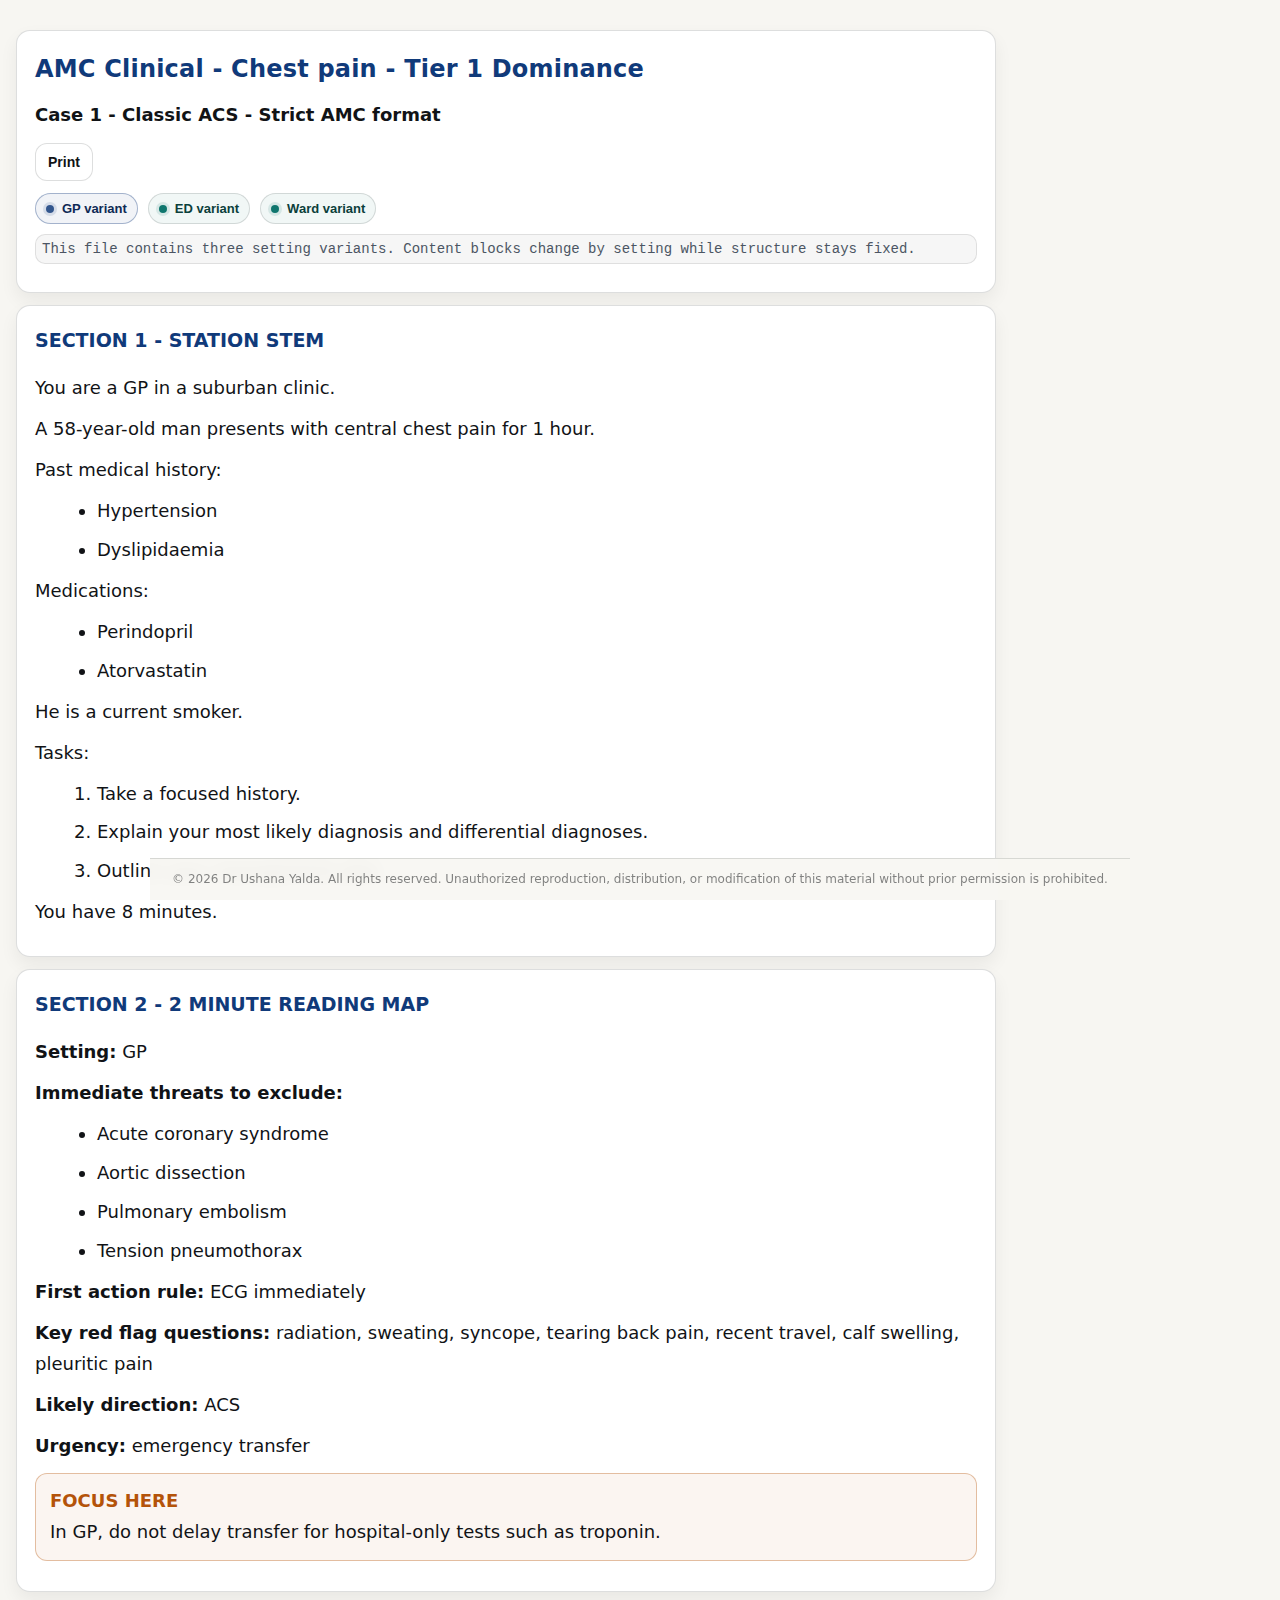
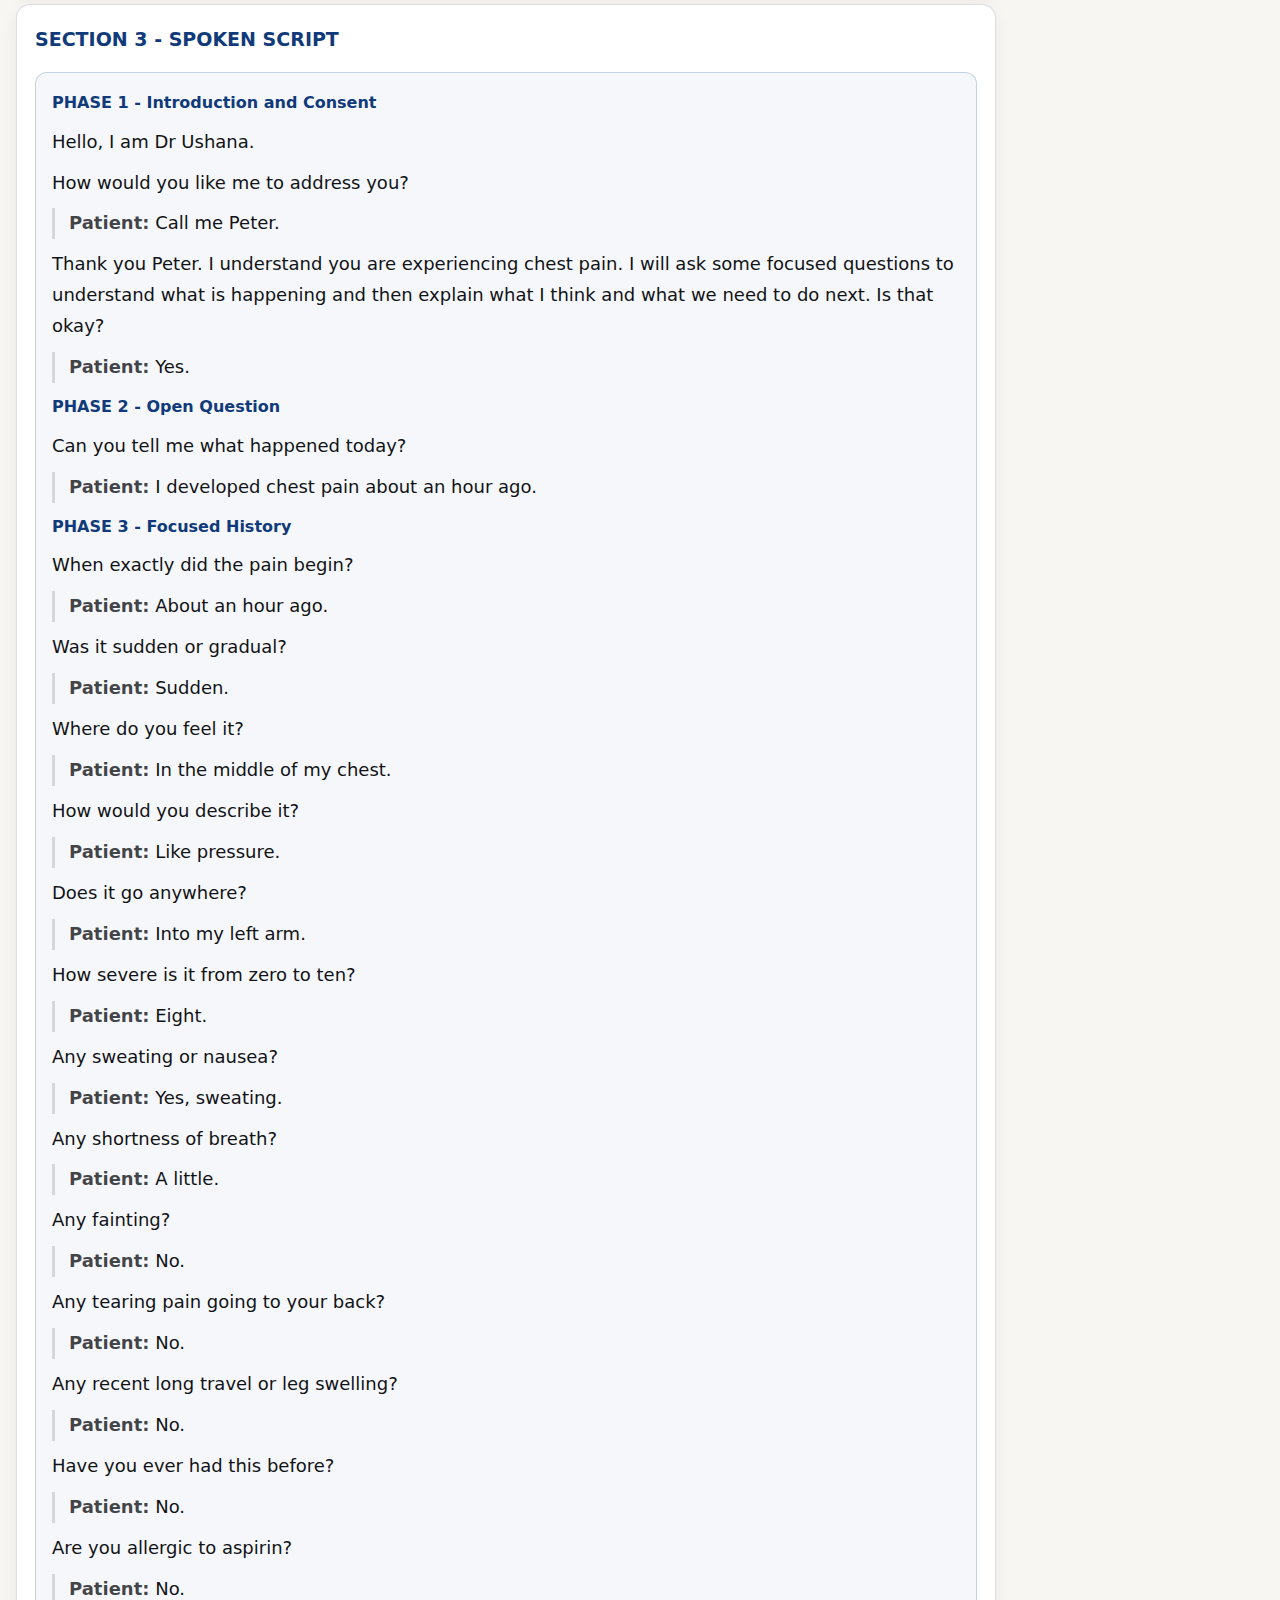
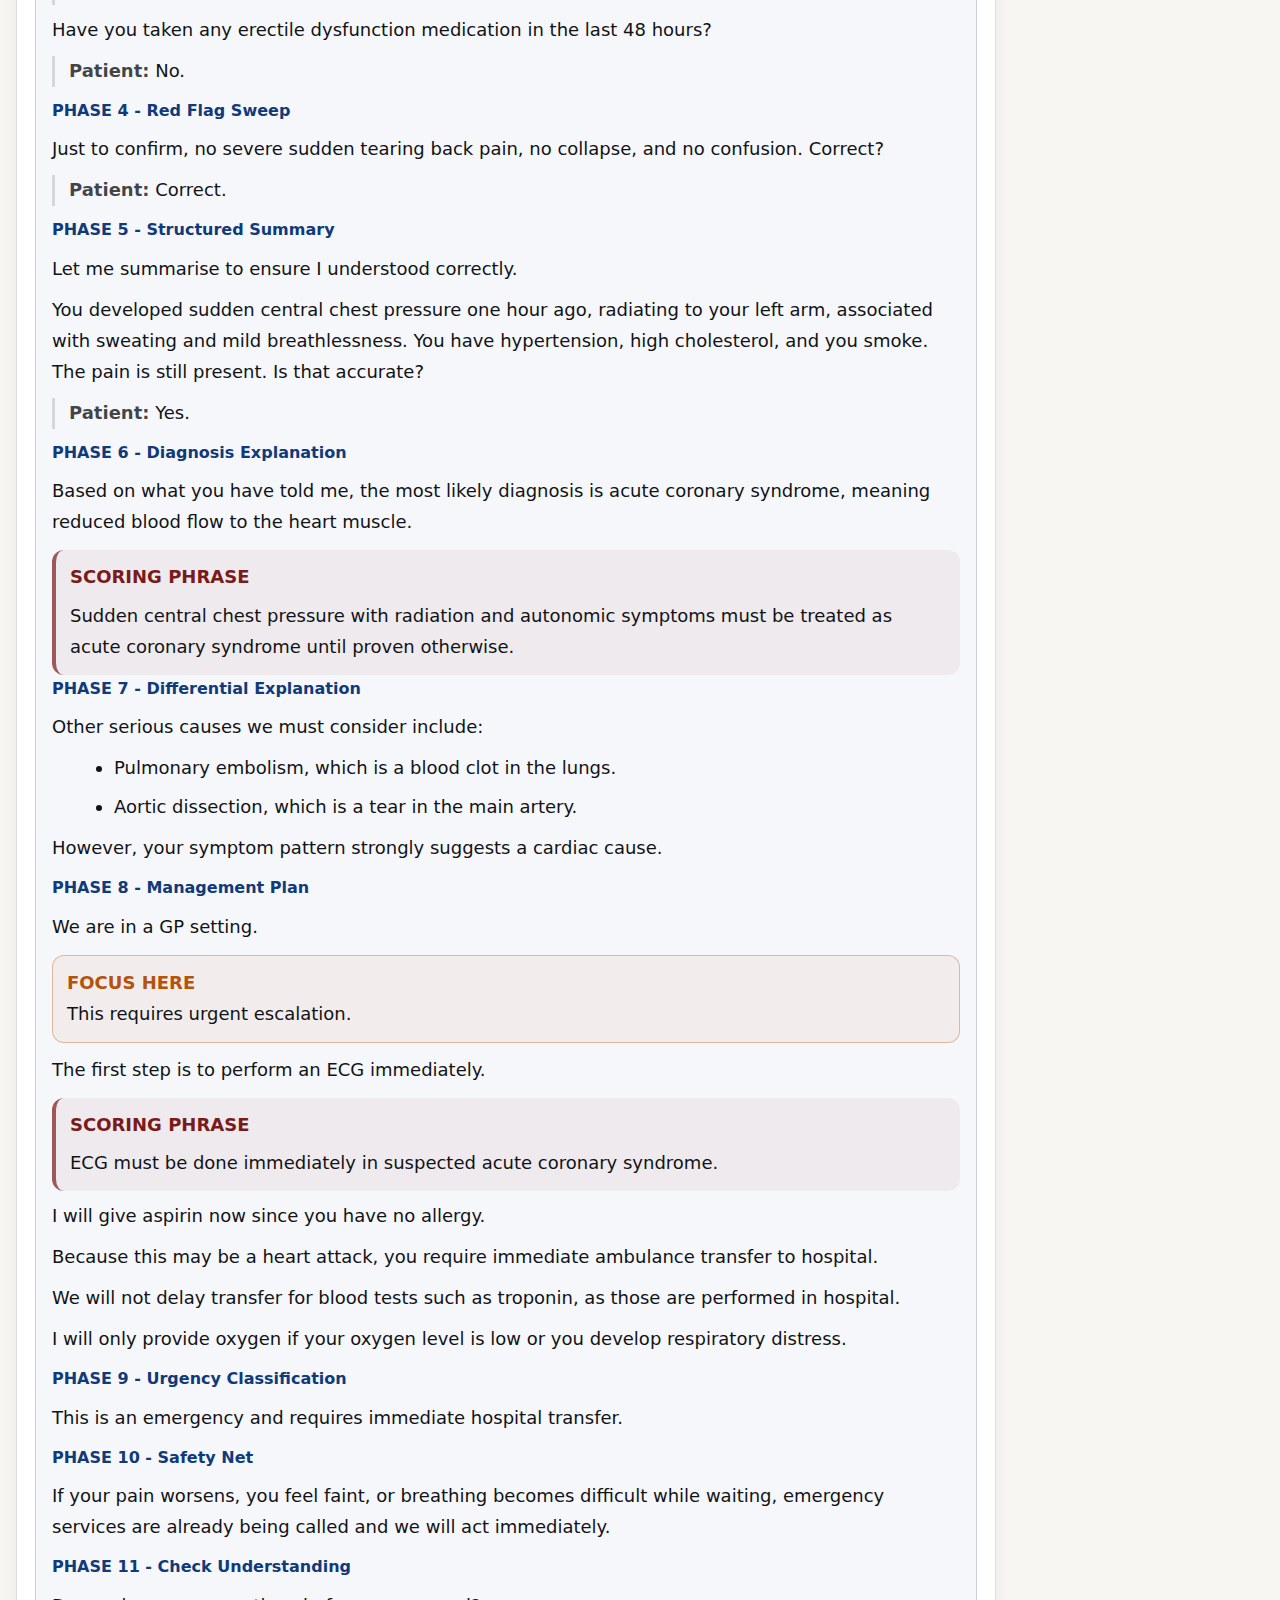
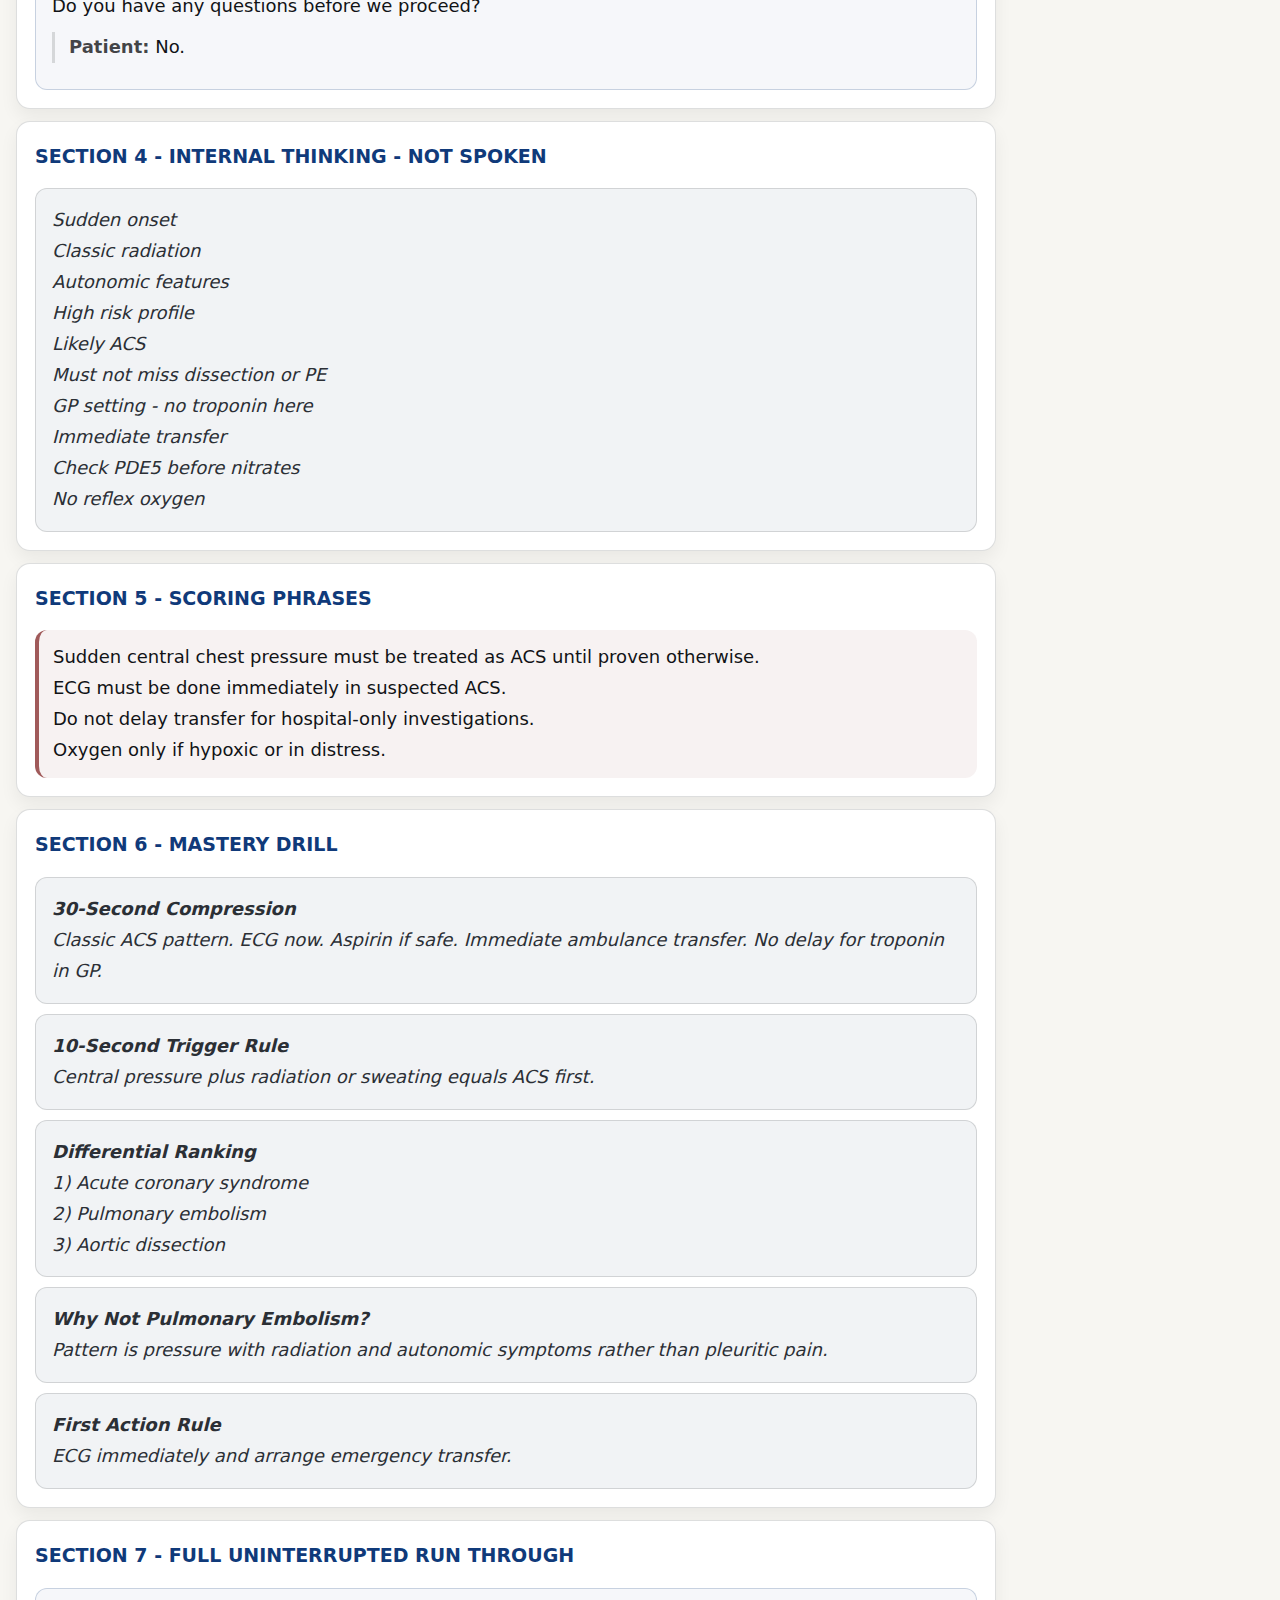
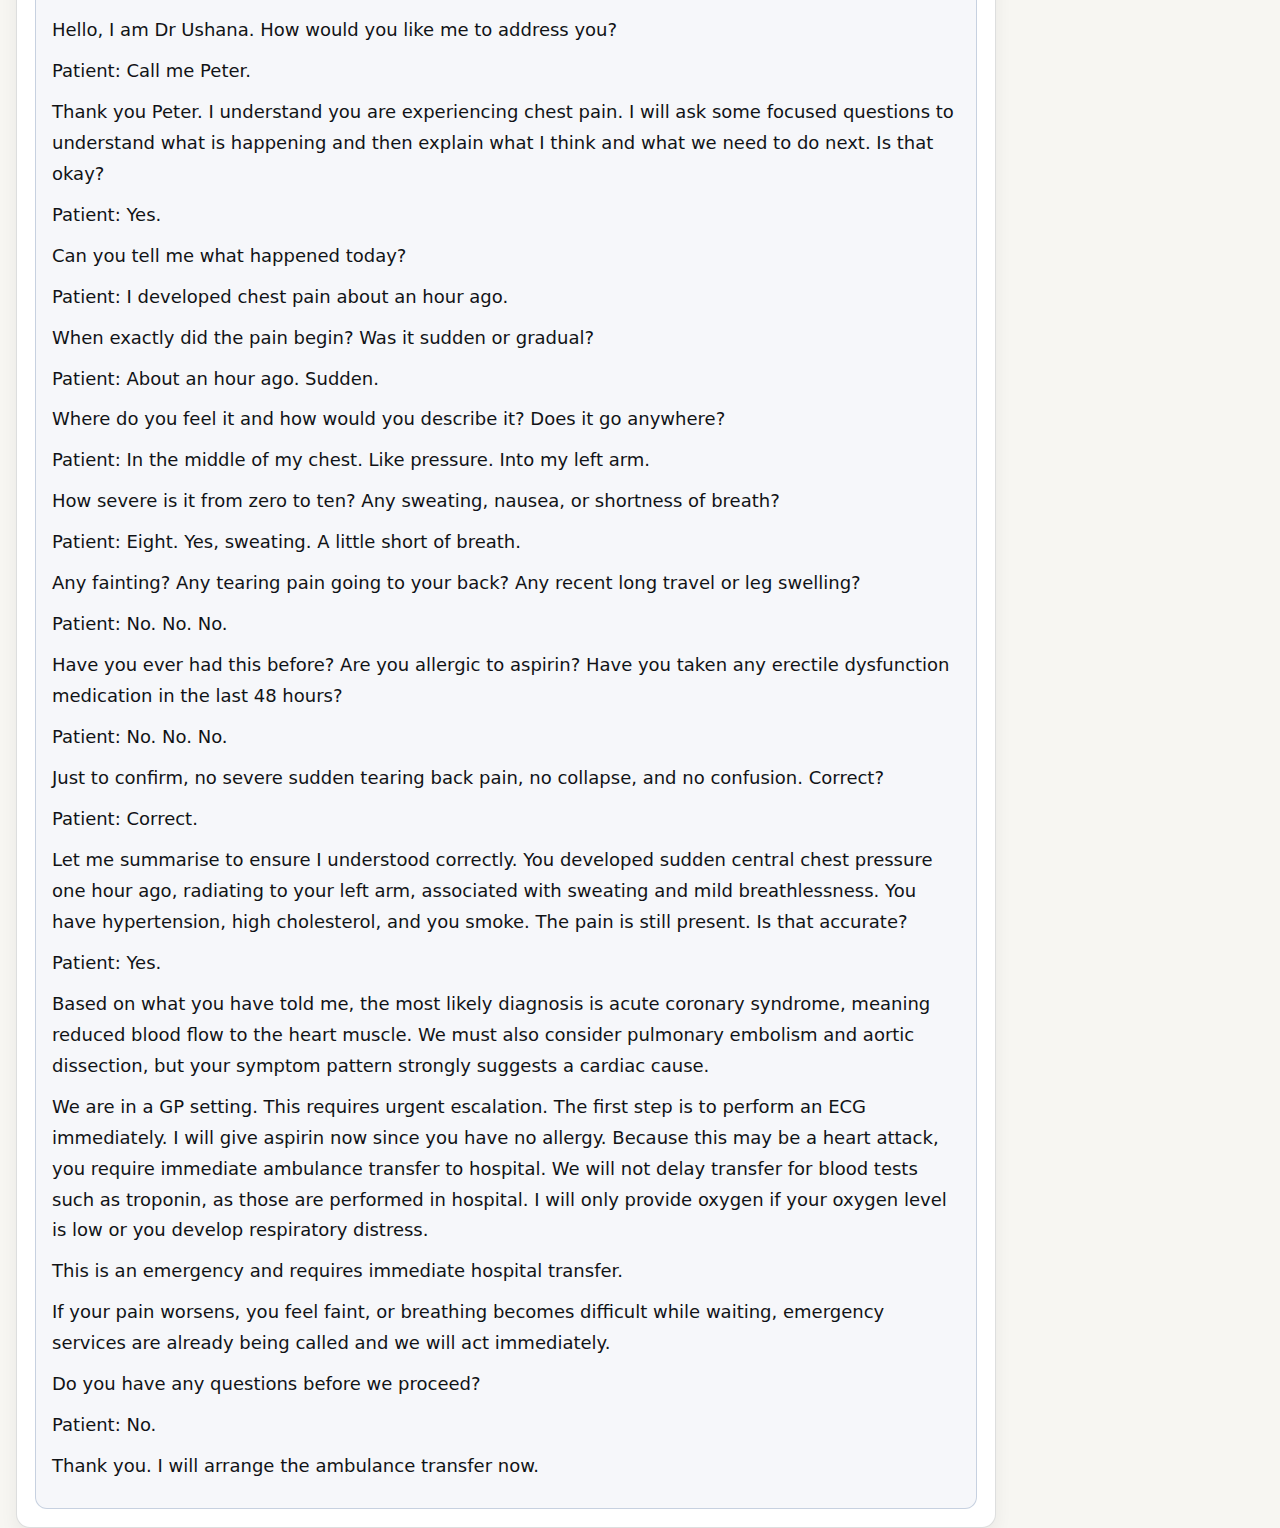
<file: topics/chest-pain-case-2.html>
<!doctype html>
<html lang="en">
<head>
<meta charset="utf-8" />
<meta name="viewport" content="width=device-width,initial-scale=1" />
<title>AMC Clinical - Chest pain - Tier 1 Dominance - Case 1</title>

<style>
:root{
  --bg:#f7f6f2;
  --card:#ffffff;
  --text:#111316;
  --muted:#4b5563;
  --border:rgba(17,19,22,0.14);
  --shadow:0 8px 18px rgba(0,0,0,0.06);
  --heading:#103a7a;
  --accent:#0f766e;
  --amber:#b45309;
  --danger:#7a1a1a;
  --think-bg:#f1f3f5;
  --think-text:#2b2f35;
  --radius:14px;

  --base-font:18px;
  --line:1.72;
  --max:980px;

  --space-1:10px;
  --space-2:14px;
  --space-3:18px;
  --space-4:24px;
}

html,body{height:100%}
*{box-sizing:border-box}
body{
  margin:0;
  font-family:system-ui,-apple-system,Segoe UI,Roboto,Arial;
  background:var(--bg);
  color:var(--text);
  font-size:var(--base-font);
  line-height:var(--line);
  padding:18px 16px 110px 16px;
}
body > *{
  max-width:var(--max);
  margin-left:auto;
  margin-right:auto;
}

h1{
  margin:0 0 6px 0;
  font-size:24px;
  color:var(--heading);
  font-weight:900;
  letter-spacing:0.2px;
}
h2{
  margin:0 0 16px 0;
  color:var(--heading);
  font-size:19px;
  font-weight:900;
}
h3{
  margin:0 0 10px 0;
  color:var(--heading);
  font-size:16px;
  font-weight:900;
}
h4{
  margin:14px 0 8px 0;
  color:rgba(16,58,122,0.92);
  font-size:15px;
  font-weight:900;
}

section{
  margin:12px 0;
  background:var(--card);
  border:1px solid var(--border);
  border-radius:var(--radius);
  box-shadow:var(--shadow);
  padding:18px;
}

p{margin:10px 0}
ul{margin:10px 0 10px 22px}
ol{margin:10px 0 10px 22px}
li{margin:8px 0}
strong{font-weight:900}

code, .mono{
  font-family:ui-monospace,SFMono-Regular,Menlo,Monaco,Consolas,monospace;
  color:var(--muted);
  font-size:14px;
  background:rgba(17,19,22,0.04);
  border:1px solid rgba(17,19,22,0.10);
  padding:2px 6px;
  border-radius:10px;
}

.navrow{
  margin:12px auto 0 auto;
  display:flex;
  gap:10px;
  flex-wrap:wrap;
}

.btnlink{
  display:inline-block;
  border:1px solid var(--border);
  background:var(--card);
  color:var(--text);
  border-radius:12px;
  padding:10px 12px;
  font-size:14px;
  font-weight:900;
  text-decoration:none;
  cursor:pointer;
}
.btnlink:hover{
  border-color:rgba(16,58,122,0.35);
  box-shadow:0 6px 14px rgba(0,0,0,0.06);
}

.pillrow{
  display:flex;
  flex-wrap:wrap;
  gap:10px;
  margin-top:12px;
}
.pill{
  display:inline-flex;
  align-items:center;
  gap:8px;
  padding:7px 10px;
  border-radius:999px;
  border:1px solid var(--border);
  background:rgba(15,118,110,0.06);
  color:#0b3f3b;
  font-size:13px;
  font-weight:800;
  cursor:pointer;
}
.pill .dot{
  width:8px;height:8px;border-radius:999px;background:var(--accent);
  box-shadow:0 0 0 3px rgba(15,118,110,0.12);
}
.pill.active{
  border-color:rgba(16,58,122,0.35);
  background:rgba(16,58,122,0.06);
  color:#0f2a55;
}
.pill.active .dot{
  background:rgba(16,58,122,0.85);
  box-shadow:0 0 0 3px rgba(16,58,122,0.12);
}

.focus{
  border:1px solid rgba(180,83,9,0.35);
  background:rgba(180,83,9,0.06);
  padding:12px 14px;
  border-radius:12px;
  margin:12px 0;
}
.focus strong{
  color:var(--amber);
  font-weight:900;
}

.thinking{
  border:1px solid var(--border);
  background:var(--think-bg);
  color:var(--think-text);
  padding:16px;
  border-radius:12px;
  margin-top:10px;
  font-style:italic;
}

.scoring{
  border-left:4px solid rgba(122,26,26,0.70);
  background:rgba(122,26,26,0.06);
  padding:12px 14px;
  border-radius:12px;
  margin-top:12px;
}
.scoring .label{
  display:block;
  font-weight:900;
  color:var(--danger);
  margin-bottom:8px;
}

.spoken{
  border:1px solid rgba(16,58,122,0.20);
  background:rgba(16,58,122,0.04);
  border-radius:12px;
  padding:16px;
}

.line{ margin:10px 0; }
.line.patient{
  padding-left:14px;
  border-left:3px solid rgba(17,19,22,0.14);
}
.line.patient .who{
  font-weight:900;
  color:rgba(17,19,22,0.78);
}

.variant-block{ display:none; }
.variant-block.active{ display:block; }

.footer{
  position:fixed;
  left:0;
  right:0;
  bottom:0;
  padding:10px 12px;
  text-align:center;
  font-size:12px;
  background:rgba(247,246,242,0.92);
  border-top:1px solid var(--border);
  color:rgba(17,19,22,0.52);
  backdrop-filter:blur(8px);
}

@media print{
  body{ background:#ffffff; padding:0; }
  .footer,.navrow,.pillrow{ display:none !important; }
  body > *{ max-width:none; margin:0; }

  section{
    border:1px solid #000;
    box-shadow:none;
    border-radius:0;
    margin:0 0 14px 0;
    padding:0 0 10px 0;
  }

  .spoken,.thinking,.scoring,.focus{
    border:1px solid #000 !important;
    background:#f3f3f3 !important;
    page-break-inside:avoid;
  }

  body::before{
    content:"Dr Ushana Yalda";
    position:fixed;
    top:35%;
    left:0;
    right:0;
    text-align:center;
    font-size:72px;
    color:rgba(0,0,0,0.07);
    transform:rotate(-22deg);
    pointer-events:none;
    z-index:9999;
  }

  body::after{
    content:"© " attr(data-year) " Dr Ushana Yalda. All rights reserved. Unauthorized reproduction, distribution, or modification without prior permission is prohibited.";
    position:fixed;
    left:0;
    right:0;
    bottom:0;
    text-align:center;
    font-size:10px;
    color:rgba(0,0,0,0.55);
    padding:8px 10px;
  }
}
</style>
</head>

<body>

<section>
  <h1>AMC Clinical - Chest pain - Tier 1 Dominance</h1>
  <p><strong>Case 1 - Classic ACS - Strict AMC format</strong></p>

  <div class="navrow">
    <button class="btnlink" type="button" onclick="window.print()">Print</button>
  </div>

  <div class="pillrow" aria-label="Setting micro variants">
    <button class="pill active" id="btnGP" type="button"><span class="dot" aria-hidden="true"></span>GP variant</button>
    <button class="pill" id="btnED" type="button"><span class="dot" aria-hidden="true"></span>ED variant</button>
    <button class="pill" id="btnWard" type="button"><span class="dot" aria-hidden="true"></span>Ward variant</button>
  </div>

  <p class="mono">This file contains three setting variants. Content blocks change by setting while structure stays fixed.</p>
</section>

<section>
  <h2>SECTION 1 - STATION STEM</h2>

  <div class="variant-block active" id="stemGP">
    <p>You are a GP in a suburban clinic.</p>
    <p>A 58-year-old man presents with central chest pain for 1 hour.</p>
    <p>Past medical history:</p>
    <ul>
      <li>Hypertension</li>
      <li>Dyslipidaemia</li>
    </ul>
    <p>Medications:</p>
    <ul>
      <li>Perindopril</li>
      <li>Atorvastatin</li>
    </ul>
    <p>He is a current smoker.</p>
    <p>Tasks:</p>
    <ol>
      <li>Take a focused history.</li>
      <li>Explain your most likely diagnosis and differential diagnoses.</li>
      <li>Outline your management plan.</li>
    </ol>
    <p>You have 8 minutes.</p>
  </div>

  <div class="variant-block" id="stemED">
    <p>You are a doctor in an Emergency Department cubicle.</p>
    <p>A 58-year-old man presents with central chest pain for 1 hour. He appears sweaty and uncomfortable.</p>
    <p>Past medical history:</p>
    <ul>
      <li>Hypertension</li>
      <li>Dyslipidaemia</li>
    </ul>
    <p>Medications:</p>
    <ul>
      <li>Perindopril</li>
      <li>Atorvastatin</li>
    </ul>
    <p>He is a current smoker.</p>
    <p>Tasks:</p>
    <ol>
      <li>Take a focused history.</li>
      <li>Explain your most likely diagnosis and differential diagnoses.</li>
      <li>Outline your immediate management plan in ED.</li>
    </ol>
    <p>You have 8 minutes.</p>
  </div>

  <div class="variant-block" id="stemWard">
    <p>You are the junior doctor on a medical ward.</p>
    <p>A 58-year-old admitted patient develops central chest pain. The nurse calls you to review urgently.</p>
    <p>Past medical history:</p>
    <ul>
      <li>Hypertension</li>
      <li>Dyslipidaemia</li>
    </ul>
    <p>Medications:</p>
    <ul>
      <li>Perindopril</li>
      <li>Atorvastatin</li>
    </ul>
    <p>He is a current smoker.</p>
    <p>Tasks:</p>
    <ol>
      <li>Take a focused history.</li>
      <li>Explain your most likely diagnosis and differential diagnoses.</li>
      <li>Outline immediate ward management including escalation.</li>
    </ol>
    <p>You have 8 minutes.</p>
  </div>
</section>

<section>
  <h2>SECTION 2 - 2 MINUTE READING MAP</h2>

  <div class="variant-block active" id="mapGP">
    <p><strong>Setting:</strong> GP</p>
    <p><strong>Immediate threats to exclude:</strong></p>
    <ul>
      <li>Acute coronary syndrome</li>
      <li>Aortic dissection</li>
      <li>Pulmonary embolism</li>
      <li>Tension pneumothorax</li>
    </ul>
    <p><strong>First action rule:</strong> ECG immediately</p>
    <p><strong>Key red flag questions:</strong> radiation, sweating, syncope, tearing back pain, recent travel, calf swelling, pleuritic pain</p>
    <p><strong>Likely direction:</strong> ACS</p>
    <p><strong>Urgency:</strong> emergency transfer</p>
    <div class="focus"><strong>FOCUS HERE</strong><br>In GP, do not delay transfer for hospital-only tests such as troponin.</div>
  </div>

  <div class="variant-block" id="mapED">
    <p><strong>Setting:</strong> ED</p>
    <p><strong>Immediate threats to exclude:</strong></p>
    <ul>
      <li>Acute coronary syndrome</li>
      <li>Aortic dissection</li>
      <li>Pulmonary embolism</li>
      <li>Tension pneumothorax</li>
    </ul>
    <p><strong>First action rule:</strong> ECG within 10 minutes, monitor, IV access</p>
    <p><strong>Key red flag questions:</strong> radiation, sweating, syncope, tearing back pain, pleuritic pain, calf swelling, recent travel, neurological symptoms</p>
    <p><strong>Likely direction:</strong> ACS</p>
    <p><strong>Urgency:</strong> time critical ED pathway</p>
    <div class="focus"><strong>FOCUS HERE</strong><br>Stabilise first. Investigate second. Treat based on ECG pathway (STEMI vs NSTEMI).</div>
  </div>

  <div class="variant-block" id="mapWard">
    <p><strong>Setting:</strong> Ward</p>
    <p><strong>Immediate threats to exclude:</strong></p>
    <ul>
      <li>Acute coronary syndrome</li>
      <li>Aortic dissection</li>
      <li>Pulmonary embolism</li>
      <li>Tension pneumothorax</li>
    </ul>
    <p><strong>First action rule:</strong> assess stability, call for help early, ECG now</p>
    <p><strong>Key red flag questions:</strong> ongoing pain at rest, dyspnoea, syncope, tearing back pain, pleuritic pain, calf swelling, recent surgery, haemodynamic instability</p>
    <p><strong>Likely direction:</strong> ACS until excluded</p>
    <p><strong>Urgency:</strong> escalate to senior and rapid response if unstable</p>
    <div class="focus"><strong>FOCUS HERE</strong><br>Ward chest pain is deterioration until proven otherwise. Escalate early.</div>
  </div>
</section>

<section>
  <h2>SECTION 3 - SPOKEN SCRIPT</h2>

  <div class="spoken">
    <h3>PHASE 1 - Introduction and Consent</h3>
    <div class="line doctor">Hello, I am Dr Ushana.</div>
    <div class="line doctor">How would you like me to address you?</div>
    <div class="line patient"><span class="who">Patient:</span> Call me Peter.</div>
    <div class="line doctor">Thank you Peter. I understand you are experiencing chest pain. I will ask some focused questions to understand what is happening and then explain what I think and what we need to do next. Is that okay?</div>
    <div class="line patient"><span class="who">Patient:</span> Yes.</div>

    <h3>PHASE 2 - Open Question</h3>
    <div class="line doctor">Can you tell me what happened today?</div>
    <div class="line patient"><span class="who">Patient:</span> I developed chest pain about an hour ago.</div>

    <h3>PHASE 3 - Focused History</h3>
    <div class="line doctor">When exactly did the pain begin?</div>
    <div class="line patient"><span class="who">Patient:</span> About an hour ago.</div>

    <div class="line doctor">Was it sudden or gradual?</div>
    <div class="line patient"><span class="who">Patient:</span> Sudden.</div>

    <div class="line doctor">Where do you feel it?</div>
    <div class="line patient"><span class="who">Patient:</span> In the middle of my chest.</div>

    <div class="line doctor">How would you describe it?</div>
    <div class="line patient"><span class="who">Patient:</span> Like pressure.</div>

    <div class="line doctor">Does it go anywhere?</div>
    <div class="line patient"><span class="who">Patient:</span> Into my left arm.</div>

    <div class="line doctor">How severe is it from zero to ten?</div>
    <div class="line patient"><span class="who">Patient:</span> Eight.</div>

    <div class="line doctor">Any sweating or nausea?</div>
    <div class="line patient"><span class="who">Patient:</span> Yes, sweating.</div>

    <div class="line doctor">Any shortness of breath?</div>
    <div class="line patient"><span class="who">Patient:</span> A little.</div>

    <div class="line doctor">Any fainting?</div>
    <div class="line patient"><span class="who">Patient:</span> No.</div>

    <div class="line doctor">Any tearing pain going to your back?</div>
    <div class="line patient"><span class="who">Patient:</span> No.</div>

    <div class="line doctor">Any recent long travel or leg swelling?</div>
    <div class="line patient"><span class="who">Patient:</span> No.</div>

    <div class="line doctor">Have you ever had this before?</div>
    <div class="line patient"><span class="who">Patient:</span> No.</div>

    <div class="line doctor">Are you allergic to aspirin?</div>
    <div class="line patient"><span class="who">Patient:</span> No.</div>

    <div class="line doctor">Have you taken any erectile dysfunction medication in the last 48 hours?</div>
    <div class="line patient"><span class="who">Patient:</span> No.</div>

    <h3>PHASE 4 - Red Flag Sweep</h3>
    <div class="line doctor">Just to confirm, no severe sudden tearing back pain, no collapse, and no confusion. Correct?</div>
    <div class="line patient"><span class="who">Patient:</span> Correct.</div>

    <h3>PHASE 5 - Structured Summary</h3>
    <div class="line doctor">Let me summarise to ensure I understood correctly.</div>
    <div class="line doctor">You developed sudden central chest pressure one hour ago, radiating to your left arm, associated with sweating and mild breathlessness. You have hypertension, high cholesterol, and you smoke. The pain is still present. Is that accurate?</div>
    <div class="line patient"><span class="who">Patient:</span> Yes.</div>

    <h3>PHASE 6 - Diagnosis Explanation</h3>
    <div class="line doctor">Based on what you have told me, the most likely diagnosis is acute coronary syndrome, meaning reduced blood flow to the heart muscle.</div>

    <div class="scoring">
      <span class="label">SCORING PHRASE</span>
      Sudden central chest pressure with radiation and autonomic symptoms must be treated as acute coronary syndrome until proven otherwise.
    </div>

    <h3>PHASE 7 - Differential Explanation</h3>
    <div class="line doctor">Other serious causes we must consider include:</div>
    <ul>
      <li>Pulmonary embolism, which is a blood clot in the lungs.</li>
      <li>Aortic dissection, which is a tear in the main artery.</li>
    </ul>
    <div class="line doctor">However, your symptom pattern strongly suggests a cardiac cause.</div>

    <h3>PHASE 8 - Management Plan</h3>

    <div class="variant-block active" id="manageGP">
      <div class="line doctor">We are in a GP setting.</div>
      <div class="focus"><strong>FOCUS HERE</strong><br>This requires urgent escalation.</div>
      <div class="line doctor">The first step is to perform an ECG immediately.</div>
      <div class="scoring">
        <span class="label">SCORING PHRASE</span>
        ECG must be done immediately in suspected acute coronary syndrome.
      </div>
      <div class="line doctor">I will give aspirin now since you have no allergy.</div>
      <div class="line doctor">Because this may be a heart attack, you require immediate ambulance transfer to hospital.</div>
      <div class="line doctor">We will not delay transfer for blood tests such as troponin, as those are performed in hospital.</div>
      <div class="line doctor">I will only provide oxygen if your oxygen level is low or you develop respiratory distress.</div>
    </div>

    <div class="variant-block" id="manageED">
      <div class="line doctor">We are in an Emergency Department setting.</div>
      <div class="focus"><strong>FOCUS HERE</strong><br>Stabilise first and follow ECG pathway.</div>
      <div class="line doctor">The first step is a 12-lead ECG immediately and continuous cardiac monitoring.</div>
      <div class="scoring">
        <span class="label">SCORING PHRASE</span>
        ECG must be done immediately in suspected acute coronary syndrome.
      </div>
      <div class="line doctor">We will obtain IV access and blood tests including troponin, and arrange a chest X-ray.</div>
      <div class="line doctor">I will give aspirin now unless contraindicated.</div>
      <div class="line doctor">Nitrates can be considered if blood pressure is stable and there is no recent PDE5 use.</div>
      <div class="line doctor">Oxygen will be given only if hypoxic or in respiratory distress.</div>
      <div class="line doctor">If the ECG shows STEMI, we activate urgent reperfusion pathway. If not, we treat as NSTEMI or unstable angina with serial ECGs and troponins and cardiology involvement.</div>
    </div>

    <div class="variant-block" id="manageWard">
      <div class="line doctor">We are on a ward setting.</div>
      <div class="focus"><strong>FOCUS HERE</strong><br>Ward chest pain is deterioration until proven otherwise. Escalate early.</div>
      <div class="line doctor">The first step is immediate assessment of stability and a 12-lead ECG now.</div>
      <div class="scoring">
        <span class="label">SCORING PHRASE</span>
        ECG must be done immediately in suspected acute coronary syndrome.
      </div>
      <div class="line doctor">I will call for senior review early and activate rapid response if unstable.</div>
      <div class="line doctor">We will place the patient on monitoring if available, obtain IV access, and arrange blood tests including troponin per hospital protocol.</div>
      <div class="line doctor">I will give aspirin now unless contraindicated and follow local ACS pathway.</div>
      <div class="line doctor">Oxygen will be given only if hypoxic or in respiratory distress.</div>
      <div class="line doctor">If ongoing pain, ECG changes, or instability are present, urgent transfer to higher level care is required.</div>
    </div>

    <h3>PHASE 9 - Urgency Classification</h3>
    <div class="variant-block active" id="urgGP">
      <div class="line doctor">This is an emergency and requires immediate hospital transfer.</div>
    </div>
    <div class="variant-block" id="urgED">
      <div class="line doctor">This is time critical and requires immediate ED monitoring and ACS pathway escalation.</div>
    </div>
    <div class="variant-block" id="urgWard">
      <div class="line doctor">This is urgent deterioration on the ward and requires immediate escalation and ACS pathway management.</div>
    </div>

    <h3>PHASE 10 - Safety Net</h3>
    <div class="variant-block active" id="snGP">
      <div class="line doctor">If your pain worsens, you feel faint, or breathing becomes difficult while waiting, emergency services are already being called and we will act immediately.</div>
    </div>
    <div class="variant-block" id="snED">
      <div class="line doctor">If pain worsens, you feel faint, or breathing becomes difficult, tell staff immediately. You will remain under close monitoring.</div>
    </div>
    <div class="variant-block" id="snWard">
      <div class="line doctor">If pain worsens, breathlessness increases, or you feel faint, call for urgent help immediately and escalate care.</div>
    </div>

    <h3>PHASE 11 - Check Understanding</h3>
    <div class="line doctor">Do you have any questions before we proceed?</div>
    <div class="line patient"><span class="who">Patient:</span> No.</div>
  </div>
</section>

<section>
  <h2>SECTION 4 - INTERNAL THINKING - NOT SPOKEN</h2>

  <div class="variant-block active" id="thinkGP">
    <div class="thinking">
      Sudden onset<br>
      Classic radiation<br>
      Autonomic features<br>
      High risk profile<br>
      Likely ACS<br>
      Must not miss dissection or PE<br>
      GP setting - no troponin here<br>
      Immediate transfer<br>
      Check PDE5 before nitrates<br>
      No reflex oxygen
    </div>
  </div>

  <div class="variant-block" id="thinkED">
    <div class="thinking">
      Sudden onset<br>
      Classic radiation<br>
      Autonomic features<br>
      Likely ACS<br>
      ECG pathway decides STEMI vs NSTEMI<br>
      Troponins and serial ECGs if no STEMI<br>
      Check PDE5 before nitrates<br>
      No reflex oxygen<br>
      Escalate cardiology early
    </div>
  </div>

  <div class="variant-block" id="thinkWard">
    <div class="thinking">
      New chest pain on ward equals deterioration until proven otherwise<br>
      Likely ACS until excluded<br>
      ECG now<br>
      Escalate senior and rapid response if unstable<br>
      Follow hospital ACS pathway<br>
      Check contraindications before medications<br>
      No reflex oxygen
    </div>
  </div>
</section>

<section>
  <h2>SECTION 5 - SCORING PHRASES</h2>

  <div class="variant-block active" id="scoreGP">
    <div class="scoring">
      Sudden central chest pressure must be treated as ACS until proven otherwise.<br>
      ECG must be done immediately in suspected ACS.<br>
      Do not delay transfer for hospital-only investigations.<br>
      Oxygen only if hypoxic or in distress.
    </div>
  </div>

  <div class="variant-block" id="scoreED">
    <div class="scoring">
      Sudden central chest pressure must be treated as ACS until proven otherwise.<br>
      ECG must be done immediately and guide STEMI vs NSTEMI pathway.<br>
      Give aspirin unless contraindicated and escalate to reperfusion if STEMI.<br>
      Oxygen only if hypoxic or in distress.
    </div>
  </div>

  <div class="variant-block" id="scoreWard">
    <div class="scoring">
      Ward chest pain requires immediate ECG and escalation.<br>
      Follow hospital ACS pathway and involve senior early.<br>
      Do not delay escalation in ongoing pain or instability.<br>
      Oxygen only if hypoxic or in distress.
    </div>
  </div>
</section>

<section>
  <h2>SECTION 6 - MASTERY DRILL</h2>

  <div class="variant-block active" id="drillGP">
    <div class="thinking"><strong>30-Second Compression</strong><br>Classic ACS pattern. ECG now. Aspirin if safe. Immediate ambulance transfer. No delay for troponin in GP.</div>
    <div class="thinking"><strong>10-Second Trigger Rule</strong><br>Central pressure plus radiation or sweating equals ACS first.</div>
    <div class="thinking"><strong>Differential Ranking</strong><br>1) Acute coronary syndrome<br>2) Pulmonary embolism<br>3) Aortic dissection</div>
    <div class="thinking"><strong>Why Not Pulmonary Embolism?</strong><br>Pattern is pressure with radiation and autonomic symptoms rather than pleuritic pain.</div>
    <div class="thinking"><strong>First Action Rule</strong><br>ECG immediately and arrange emergency transfer.</div>
  </div>

  <div class="variant-block" id="drillED">
    <div class="thinking"><strong>30-Second Compression</strong><br>Classic ACS pattern. ECG now, monitor, IV access, troponin in ED. Aspirin if safe. Activate reperfusion if STEMI.</div>
    <div class="thinking"><strong>10-Second Trigger Rule</strong><br>Pressure plus sweating equals ECG now.</div>
    <div class="thinking"><strong>Differential Ranking</strong><br>1) Acute coronary syndrome<br>2) Aortic dissection<br>3) Pulmonary embolism</div>
    <div class="thinking"><strong>Why Not Aortic Dissection?</strong><br>No tearing back pain and no collapse reported.</div>
    <div class="thinking"><strong>First Action Rule</strong><br>ECG immediately and follow ED ACS pathway.</div>
  </div>

  <div class="variant-block" id="drillWard">
    <div class="thinking"><strong>30-Second Compression</strong><br>Ward chest pain is deterioration. ECG now, escalate senior, follow ACS pathway, monitor, troponin per protocol, transfer if unstable.</div>
    <div class="thinking"><strong>10-Second Trigger Rule</strong><br>New chest pain on ward equals ECG and escalate.</div>
    <div class="thinking"><strong>Differential Ranking</strong><br>1) Acute coronary syndrome<br>2) Pulmonary embolism<br>3) Pneumothorax</div>
    <div class="thinking"><strong>Why Not Pneumothorax?</strong><br>Presentation fits pressure with radiation and autonomic symptoms rather than sudden pleuritic collapse.</div>
    <div class="thinking"><strong>First Action Rule</strong><br>ECG immediately and escalate care.</div>
  </div>
</section>

<section>
  <h2>SECTION 7 - FULL UNINTERRUPTED RUN THROUGH</h2>

  <div class="variant-block active" id="runGP">
    <div class="spoken">
      <p>Hello, I am Dr Ushana. How would you like me to address you?</p>
      <p>Patient: Call me Peter.</p>
      <p>Thank you Peter. I understand you are experiencing chest pain. I will ask some focused questions to understand what is happening and then explain what I think and what we need to do next. Is that okay?</p>
      <p>Patient: Yes.</p>
      <p>Can you tell me what happened today?</p>
      <p>Patient: I developed chest pain about an hour ago.</p>
      <p>When exactly did the pain begin? Was it sudden or gradual?</p>
      <p>Patient: About an hour ago. Sudden.</p>
      <p>Where do you feel it and how would you describe it? Does it go anywhere?</p>
      <p>Patient: In the middle of my chest. Like pressure. Into my left arm.</p>
      <p>How severe is it from zero to ten? Any sweating, nausea, or shortness of breath?</p>
      <p>Patient: Eight. Yes, sweating. A little short of breath.</p>
      <p>Any fainting? Any tearing pain going to your back? Any recent long travel or leg swelling?</p>
      <p>Patient: No. No. No.</p>
      <p>Have you ever had this before? Are you allergic to aspirin? Have you taken any erectile dysfunction medication in the last 48 hours?</p>
      <p>Patient: No. No. No.</p>
      <p>Just to confirm, no severe sudden tearing back pain, no collapse, and no confusion. Correct?</p>
      <p>Patient: Correct.</p>
      <p>Let me summarise to ensure I understood correctly. You developed sudden central chest pressure one hour ago, radiating to your left arm, associated with sweating and mild breathlessness. You have hypertension, high cholesterol, and you smoke. The pain is still present. Is that accurate?</p>
      <p>Patient: Yes.</p>
      <p>Based on what you have told me, the most likely diagnosis is acute coronary syndrome, meaning reduced blood flow to the heart muscle. We must also consider pulmonary embolism and aortic dissection, but your symptom pattern strongly suggests a cardiac cause.</p>
      <p>We are in a GP setting. This requires urgent escalation. The first step is to perform an ECG immediately. I will give aspirin now since you have no allergy. Because this may be a heart attack, you require immediate ambulance transfer to hospital. We will not delay transfer for blood tests such as troponin, as those are performed in hospital. I will only provide oxygen if your oxygen level is low or you develop respiratory distress.</p>
      <p>This is an emergency and requires immediate hospital transfer.</p>
      <p>If your pain worsens, you feel faint, or breathing becomes difficult while waiting, emergency services are already being called and we will act immediately.</p>
      <p>Do you have any questions before we proceed?</p>
      <p>Patient: No.</p>
      <p>Thank you. I will arrange the ambulance transfer now.</p>
    </div>
  </div>

  <div class="variant-block" id="runED">
    <div class="spoken">
      <p>Hello, I am Dr Ushana. How would you like me to address you?</p>
      <p>Patient: Call me Peter.</p>
      <p>Thank you Peter. I understand you are experiencing chest pain. I will ask some focused questions to understand what is happening and then explain what I think and what we need to do next. Is that okay?</p>
      <p>Patient: Yes.</p>
      <p>Before we go further, we are in the emergency department and I will ensure you are monitored and we obtain a 12-lead ECG immediately.</p>
      <p>Can you tell me what happened today?</p>
      <p>Patient: I developed chest pain about an hour ago.</p>
      <p>When exactly did the pain begin? Was it sudden or gradual?</p>
      <p>Patient: About an hour ago. Sudden.</p>
      <p>Where do you feel it and how would you describe it? Does it go anywhere?</p>
      <p>Patient: In the middle of my chest. Like pressure. Into my left arm.</p>
      <p>How severe is it from zero to ten? Any sweating, nausea, or shortness of breath?</p>
      <p>Patient: Eight. Yes, sweating. A little short of breath.</p>
      <p>Any fainting? Any tearing pain going to your back? Any pleuritic pain or calf swelling or recent travel?</p>
      <p>Patient: No. No. No.</p>
      <p>Are you allergic to aspirin? Have you taken any erectile dysfunction medication in the last 48 hours?</p>
      <p>Patient: No. No.</p>
      <p>Let me summarise to ensure I understood correctly. Sudden central chest pressure radiating to the left arm with sweating and mild breathlessness, ongoing now. Is that accurate?</p>
      <p>Patient: Yes.</p>
      <p>This is most likely acute coronary syndrome. We must also consider aortic dissection, pulmonary embolism, and pneumothorax, but your pattern strongly suggests cardiac cause.</p>
      <p>In ED, we will do ECG immediately, continuous monitoring, IV access, and blood tests including troponin. I will give aspirin unless contraindicated. Oxygen will be given only if hypoxic or in respiratory distress. If the ECG shows STEMI, we activate urgent reperfusion pathway. If not, we treat as NSTEMI or unstable angina with serial ECGs and troponins and cardiology involvement.</p>
      <p>This is time critical and requires immediate ED monitoring and ACS pathway escalation.</p>
      <p>If your pain worsens, you feel faint, or breathing becomes difficult, tell staff immediately. You will remain under close monitoring.</p>
      <p>Do you have any questions before we proceed?</p>
      <p>Patient: No.</p>
      <p>Thank you. We will continue urgent assessment and treatment now.</p>
    </div>
  </div>

  <div class="variant-block" id="runWard">
    <div class="spoken">
      <p>Hello, I am Dr Ushana. How would you like me to address you?</p>
      <p>Patient: Call me Peter.</p>
      <p>Thank you Peter. I understand you are experiencing chest pain. I will ask some focused questions to understand what is happening and then explain what I think and what we need to do next. Is that okay?</p>
      <p>Patient: Yes.</p>
      <p>We are on a ward, so I will assess your stability now, obtain an ECG urgently, and call for senior review early.</p>
      <p>Can you tell me what happened today?</p>
      <p>Patient: I developed chest pain about an hour ago.</p>
      <p>When exactly did the pain begin? Was it sudden or gradual?</p>
      <p>Patient: About an hour ago. Sudden.</p>
      <p>Where do you feel it and how would you describe it? Does it go anywhere?</p>
      <p>Patient: In the middle of my chest. Like pressure. Into my left arm.</p>
      <p>How severe is it from zero to ten? Any sweating, nausea, or shortness of breath?</p>
      <p>Patient: Eight. Yes, sweating. A little short of breath.</p>
      <p>Any fainting? Any tearing pain going to your back? Any pleuritic pain or calf swelling or recent travel?</p>
      <p>Patient: No. No. No.</p>
      <p>Are you allergic to aspirin? Have you taken any erectile dysfunction medication in the last 48 hours?</p>
      <p>Patient: No. No.</p>
      <p>Let me summarise to ensure I understood correctly. Sudden central chest pressure radiating to the left arm with sweating and mild breathlessness, ongoing now. Is that accurate?</p>
      <p>Patient: Yes.</p>
      <p>This is most likely acute coronary syndrome until proven otherwise. We must also consider pulmonary embolism, aortic dissection, and pneumothorax if features develop, but your pattern suggests cardiac cause.</p>
      <p>On the ward, the first step is ECG now and immediate escalation. I will call for senior review early and activate rapid response if you become unstable. We will place you on monitoring, obtain IV access, and arrange troponin testing per protocol. I will give aspirin unless contraindicated. Oxygen will be given only if hypoxic or in respiratory distress. If there are ECG changes or ongoing pain or instability, urgent transfer to higher level care is required.</p>
      <p>This is urgent deterioration on the ward and requires immediate escalation and ACS pathway management.</p>
      <p>If pain worsens, breathlessness increases, or you feel faint, call for urgent help immediately and escalate care.</p>
      <p>Do you have any questions before we proceed?</p>
      <p>Patient: No.</p>
      <p>Thank you. I will arrange immediate ECG and escalation now.</p>
    </div>
  </div>
</section>

<div class="footer" id="rights"></div>

<script>
"use strict";
const year = new Date().getFullYear();
document.body.setAttribute("data-year", String(year));
document.getElementById("rights").textContent =
  "© " + year + " Dr Ushana Yalda. All rights reserved. Unauthorized reproduction, distribution, or modification of this material without prior permission is prohibited.";

function setVariant(v){
  const ids = [
    "btnGP","btnED","btnWard",
    "stemGP","stemED","stemWard",
    "mapGP","mapED","mapWard",
    "manageGP","manageED","manageWard",
    "urgGP","urgED","urgWard",
    "snGP","snED","snWard",
    "thinkGP","thinkED","thinkWard",
    "scoreGP","scoreED","scoreWard",
    "drillGP","drillED","drillWard",
    "runGP","runED","runWard"
  ];
  for(const id of ids){
    const el = document.getElementById(id);
    if(!el) continue;
    if(id.startsWith("btn")){
      el.classList.remove("active");
    }else{
      el.classList.remove("active");
    }
  }

  if(v === "GP"){
    document.getElementById("btnGP").classList.add("active");
    document.getElementById("stemGP").classList.add("active");
    document.getElementById("mapGP").classList.add("active");
    document.getElementById("manageGP").classList.add("active");
    document.getElementById("urgGP").classList.add("active");
    document.getElementById("snGP").classList.add("active");
    document.getElementById("thinkGP").classList.add("active");
    document.getElementById("scoreGP").classList.add("active");
    document.getElementById("drillGP").classList.add("active");
    document.getElementById("runGP").classList.add("active");
  }else if(v === "ED"){
    document.getElementById("btnED").classList.add("active");
    document.getElementById("stemED").classList.add("active");
    document.getElementById("mapED").classList.add("active");
    document.getElementById("manageED").classList.add("active");
    document.getElementById("urgED").classList.add("active");
    document.getElementById("snED").classList.add("active");
    document.getElementById("thinkED").classList.add("active");
    document.getElementById("scoreED").classList.add("active");
    document.getElementById("drillED").classList.add("active");
    document.getElementById("runED").classList.add("active");
  }else{
    document.getElementById("btnWard").classList.add("active");
    document.getElementById("stemWard").classList.add("active");
    document.getElementById("mapWard").classList.add("active");
    document.getElementById("manageWard").classList.add("active");
    document.getElementById("urgWard").classList.add("active");
    document.getElementById("snWard").classList.add("active");
    document.getElementById("thinkWard").classList.add("active");
    document.getElementById("scoreWard").classList.add("active");
    document.getElementById("drillWard").classList.add("active");
    document.getElementById("runWard").classList.add("active");
  }
}

document.getElementById("btnGP").addEventListener("click", () => setVariant("GP"));
document.getElementById("btnED").addEventListener("click", () => setVariant("ED"));
document.getElementById("btnWard").addEventListener("click", () => setVariant("Ward"));

setVariant("GP");
</script>

</body>
</html>
</file>
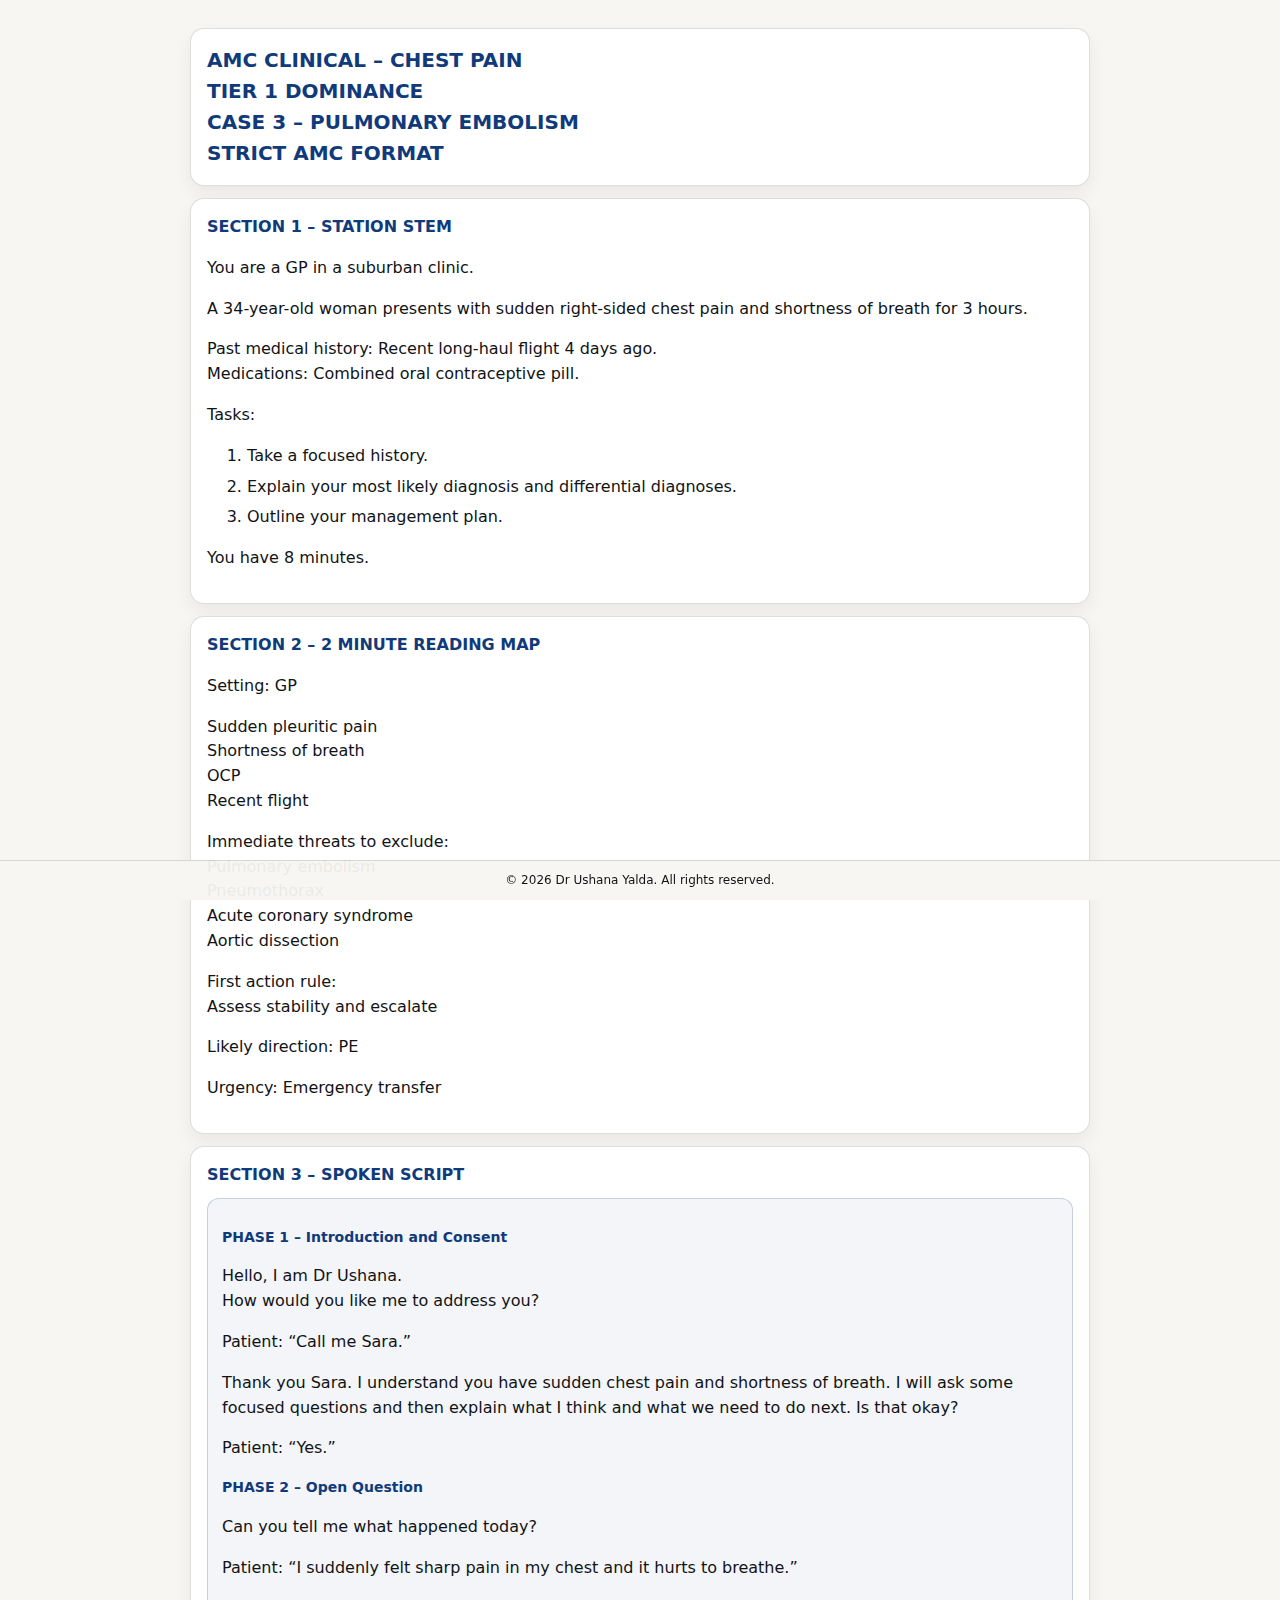
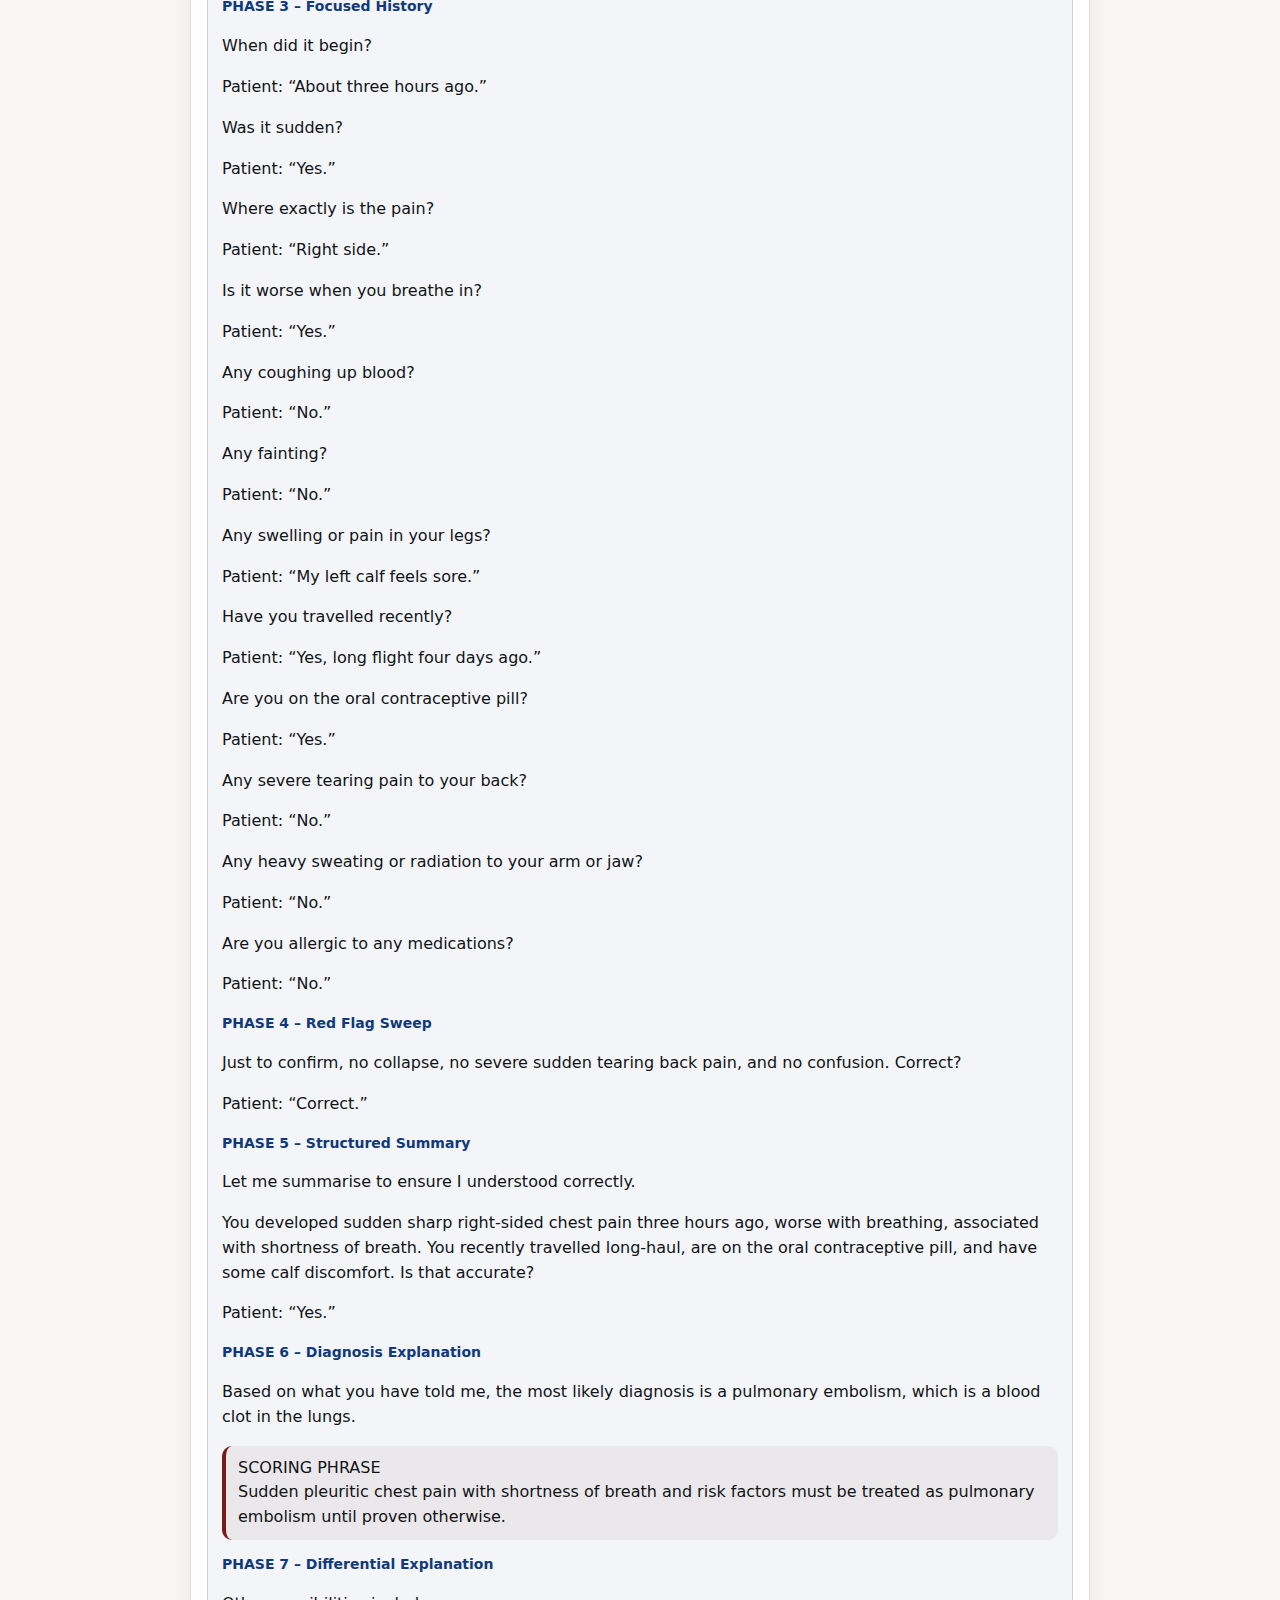
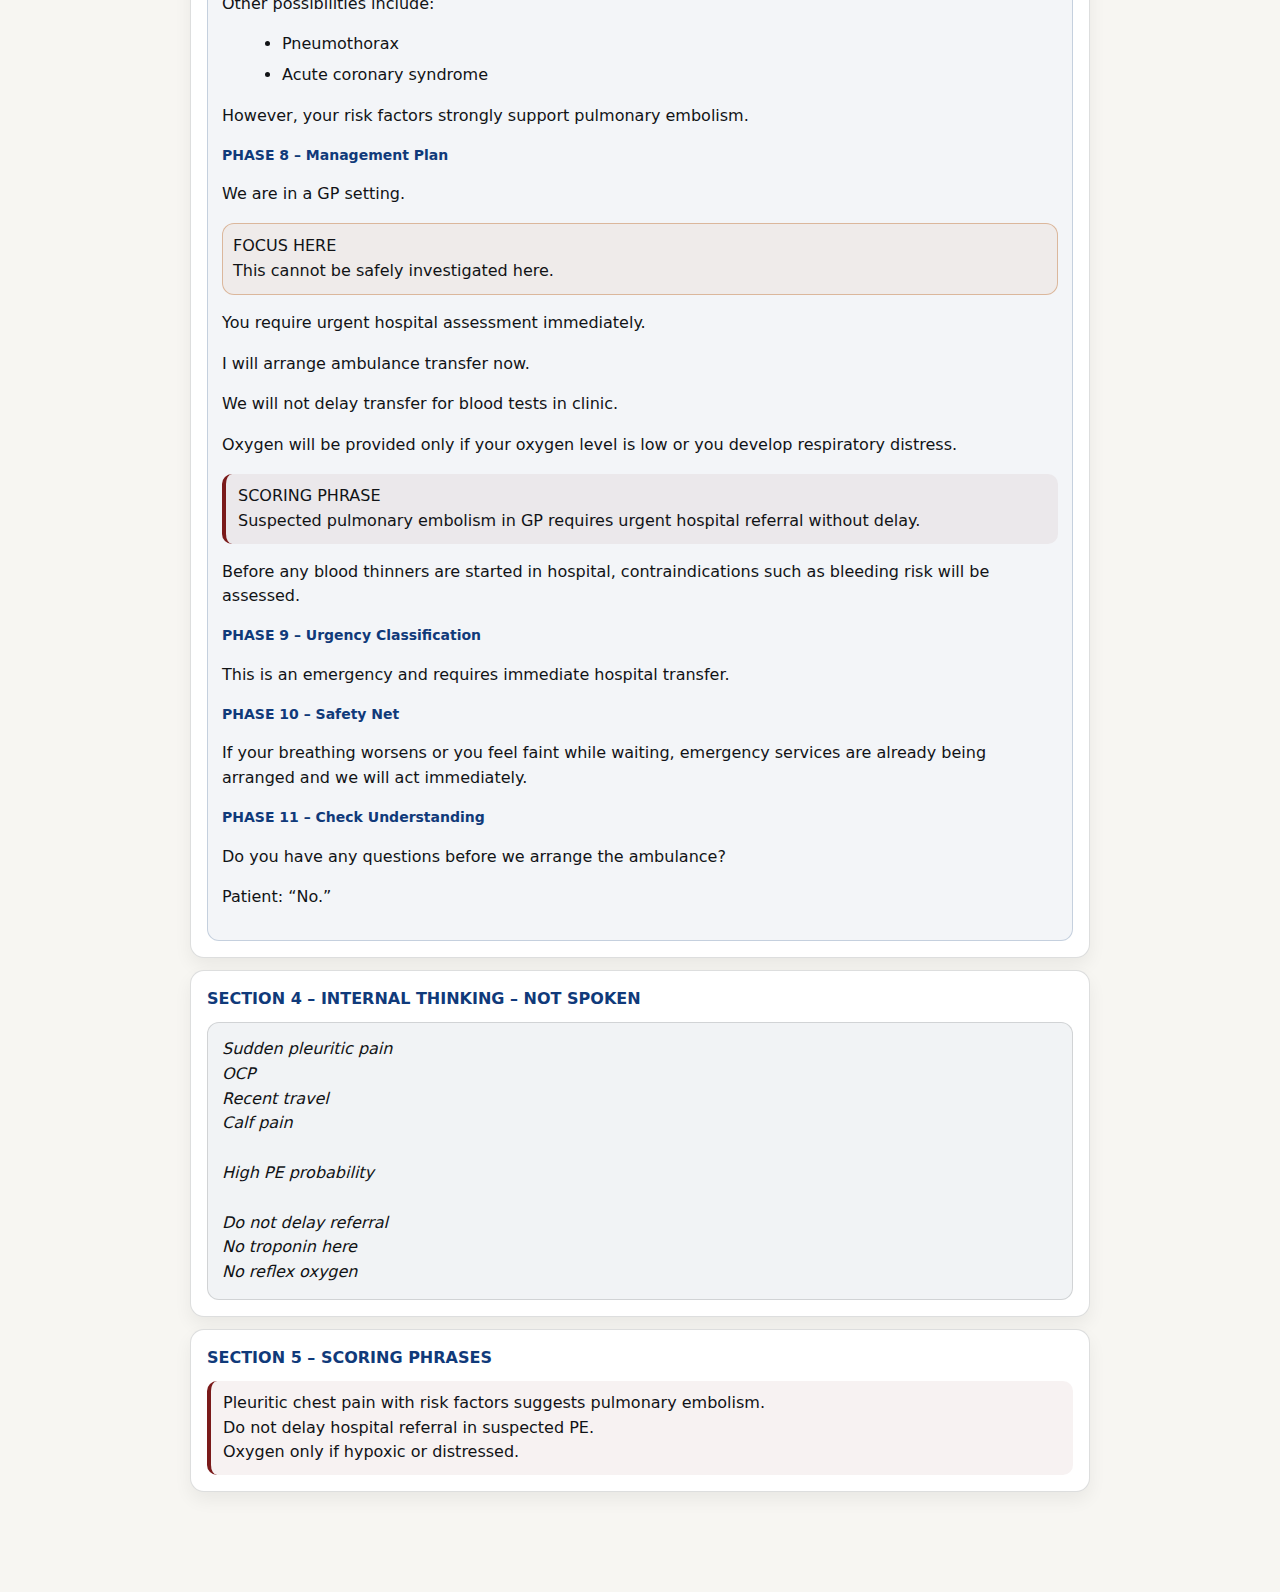
<file: topics/chest-pain-case-3.html>
<!doctype html>
<html lang="en">
<head>
<meta charset="utf-8" />
<meta name="viewport" content="width=device-width,initial-scale=1" />
<title>Chest pain - Case 3</title>

<style>
:root{
  --bg:#f7f6f2;
  --card:#ffffff;
  --text:#111316;
  --muted:#4b5563;
  --border:rgba(17,19,22,0.14);
  --shadow:0 8px 18px rgba(0,0,0,0.06);
  --heading:#103a7a;
  --amber:#b45309;
  --danger:#7a1a1a;
  --think-bg:#f1f3f5;
  --think-text:#2b2f35;
  --radius:14px;
}

body{
  margin:0;
  font-family:system-ui,-apple-system,Segoe UI,Roboto,Arial;
  background:var(--bg);
  color:var(--text);
  line-height:1.55;
}

.wrap{
  max-width:900px;
  margin:0 auto;
  padding:16px 16px 100px 16px;
}

.card{
  margin-top:12px;
  background:var(--card);
  border:1px solid var(--border);
  border-radius:var(--radius);
  box-shadow:var(--shadow);
  padding:16px;
}

h1{
  margin:0;
  font-size:20px;
  color:var(--heading);
  font-weight:900;
}

h2{
  margin:0 0 10px 0;
  color:var(--heading);
  font-size:16px;
  font-weight:900;
}

h3{
  margin:14px 0 6px 0;
  font-size:14px;
  font-weight:900;
  color:var(--heading);
}

ul{ margin:8px 0 8px 20px; }
li{ margin:6px 0; }

.spoken{
  border:1px solid rgba(16,58,122,0.2);
  background:rgba(16,58,122,0.05);
  padding:14px;
  border-radius:12px;
  margin-top:10px;
}

.focus{
  border:1px solid rgba(180,83,9,0.35);
  background:rgba(180,83,9,0.06);
  padding:10px;
  border-radius:12px;
  margin:10px 0;
}

.thinking{
  border:1px solid var(--border);
  background:var(--think-bg);
  padding:14px;
  border-radius:12px;
  margin-top:10px;
  font-style:italic;
}

.scoring{
  border-left:4px solid var(--danger);
  background:rgba(122,26,26,0.06);
  padding:10px 12px;
  border-radius:10px;
  margin-top:10px;
}

.footer{
  position:fixed;
  left:0;
  right:0;
  bottom:0;
  padding:10px;
  text-align:center;
  font-size:12px;
  background:rgba(247,246,242,0.95);
  border-top:1px solid var(--border);
}
</style>
</head>

<body>

<div class="wrap">

<div class="card">
<h1>AMC CLINICAL – CHEST PAIN<br>TIER 1 DOMINANCE<br>CASE 3 – PULMONARY EMBOLISM<br>STRICT AMC FORMAT</h1>
</div>

<div class="card">
<h2>SECTION 1 – STATION STEM</h2>

<p>You are a GP in a suburban clinic.</p>

<p>A 34-year-old woman presents with sudden right-sided chest pain and shortness of breath for 3 hours.</p>

<p>Past medical history: Recent long-haul flight 4 days ago.<br>
Medications: Combined oral contraceptive pill.</p>

<p>Tasks:</p>

<ol>
<li>Take a focused history.</li>
<li>Explain your most likely diagnosis and differential diagnoses.</li>
<li>Outline your management plan.</li>
</ol>

<p>You have 8 minutes.</p>
</div>

<div class="card">
<h2>SECTION 2 – 2 MINUTE READING MAP</h2>

<p>Setting: GP</p>

<p>Sudden pleuritic pain<br>
Shortness of breath<br>
OCP<br>
Recent flight</p>

<p>Immediate threats to exclude:<br>
Pulmonary embolism<br>
Pneumothorax<br>
Acute coronary syndrome<br>
Aortic dissection</p>

<p>First action rule:<br>
Assess stability and escalate</p>

<p>Likely direction: PE</p>

<p>Urgency: Emergency transfer</p>
</div>

<div class="card">
<h2>SECTION 3 – SPOKEN SCRIPT</h2>

<div class="spoken">

<h3>PHASE 1 – Introduction and Consent</h3>

<p>Hello, I am Dr Ushana.<br>
How would you like me to address you?</p>

<p>Patient: “Call me Sara.”</p>

<p>Thank you Sara. I understand you have sudden chest pain and shortness of breath. I will ask some focused questions and then explain what I think and what we need to do next. Is that okay?</p>

<p>Patient: “Yes.”</p>

<h3>PHASE 2 – Open Question</h3>

<p>Can you tell me what happened today?</p>

<p>Patient: “I suddenly felt sharp pain in my chest and it hurts to breathe.”</p>

<h3>PHASE 3 – Focused History</h3>

<p>When did it begin?</p>
<p>Patient: “About three hours ago.”</p>

<p>Was it sudden?</p>
<p>Patient: “Yes.”</p>

<p>Where exactly is the pain?</p>
<p>Patient: “Right side.”</p>

<p>Is it worse when you breathe in?</p>
<p>Patient: “Yes.”</p>

<p>Any coughing up blood?</p>
<p>Patient: “No.”</p>

<p>Any fainting?</p>
<p>Patient: “No.”</p>

<p>Any swelling or pain in your legs?</p>
<p>Patient: “My left calf feels sore.”</p>

<p>Have you travelled recently?</p>
<p>Patient: “Yes, long flight four days ago.”</p>

<p>Are you on the oral contraceptive pill?</p>
<p>Patient: “Yes.”</p>

<p>Any severe tearing pain to your back?</p>
<p>Patient: “No.”</p>

<p>Any heavy sweating or radiation to your arm or jaw?</p>
<p>Patient: “No.”</p>

<p>Are you allergic to any medications?</p>
<p>Patient: “No.”</p>

<h3>PHASE 4 – Red Flag Sweep</h3>

<p>Just to confirm, no collapse, no severe sudden tearing back pain, and no confusion. Correct?</p>

<p>Patient: “Correct.”</p>

<h3>PHASE 5 – Structured Summary</h3>

<p>Let me summarise to ensure I understood correctly.</p>

<p>You developed sudden sharp right-sided chest pain three hours ago, worse with breathing, associated with shortness of breath. You recently travelled long-haul, are on the oral contraceptive pill, and have some calf discomfort. Is that accurate?</p>

<p>Patient: “Yes.”</p>

<h3>PHASE 6 – Diagnosis Explanation</h3>

<p>Based on what you have told me, the most likely diagnosis is a pulmonary embolism, which is a blood clot in the lungs.</p>

<div class="scoring">
SCORING PHRASE<br>
Sudden pleuritic chest pain with shortness of breath and risk factors must be treated as pulmonary embolism until proven otherwise.
</div>

<h3>PHASE 7 – Differential Explanation</h3>

<p>Other possibilities include:</p>

<ul>
<li>Pneumothorax</li>
<li>Acute coronary syndrome</li>
</ul>

<p>However, your risk factors strongly support pulmonary embolism.</p>

<h3>PHASE 8 – Management Plan</h3>

<p>We are in a GP setting.</p>

<div class="focus">
FOCUS HERE<br>
This cannot be safely investigated here.
</div>

<p>You require urgent hospital assessment immediately.</p>

<p>I will arrange ambulance transfer now.</p>

<p>We will not delay transfer for blood tests in clinic.</p>

<p>Oxygen will be provided only if your oxygen level is low or you develop respiratory distress.</p>

<div class="scoring">
SCORING PHRASE<br>
Suspected pulmonary embolism in GP requires urgent hospital referral without delay.
</div>

<p>Before any blood thinners are started in hospital, contraindications such as bleeding risk will be assessed.</p>

<h3>PHASE 9 – Urgency Classification</h3>

<p>This is an emergency and requires immediate hospital transfer.</p>

<h3>PHASE 10 – Safety Net</h3>

<p>If your breathing worsens or you feel faint while waiting, emergency services are already being arranged and we will act immediately.</p>

<h3>PHASE 11 – Check Understanding</h3>

<p>Do you have any questions before we arrange the ambulance?</p>

<p>Patient: “No.”</p>

</div>
</div>

<div class="card">
<h2>SECTION 4 – INTERNAL THINKING – NOT SPOKEN</h2>

<div class="thinking">
Sudden pleuritic pain<br>
OCP<br>
Recent travel<br>
Calf pain<br><br>
High PE probability<br><br>
Do not delay referral<br>
No troponin here<br>
No reflex oxygen
</div>
</div>

<div class="card">
<h2>SECTION 5 – SCORING PHRASES</h2>

<div class="scoring">
Pleuritic chest pain with risk factors suggests pulmonary embolism.<br>
Do not delay hospital referral in suspected PE.<br>
Oxygen only if hypoxic or distressed.
</div>
</div>

</div>

<div class="footer">
© 2026 Dr Ushana Yalda. All rights reserved.
</div>

</body>
</html>
</file>
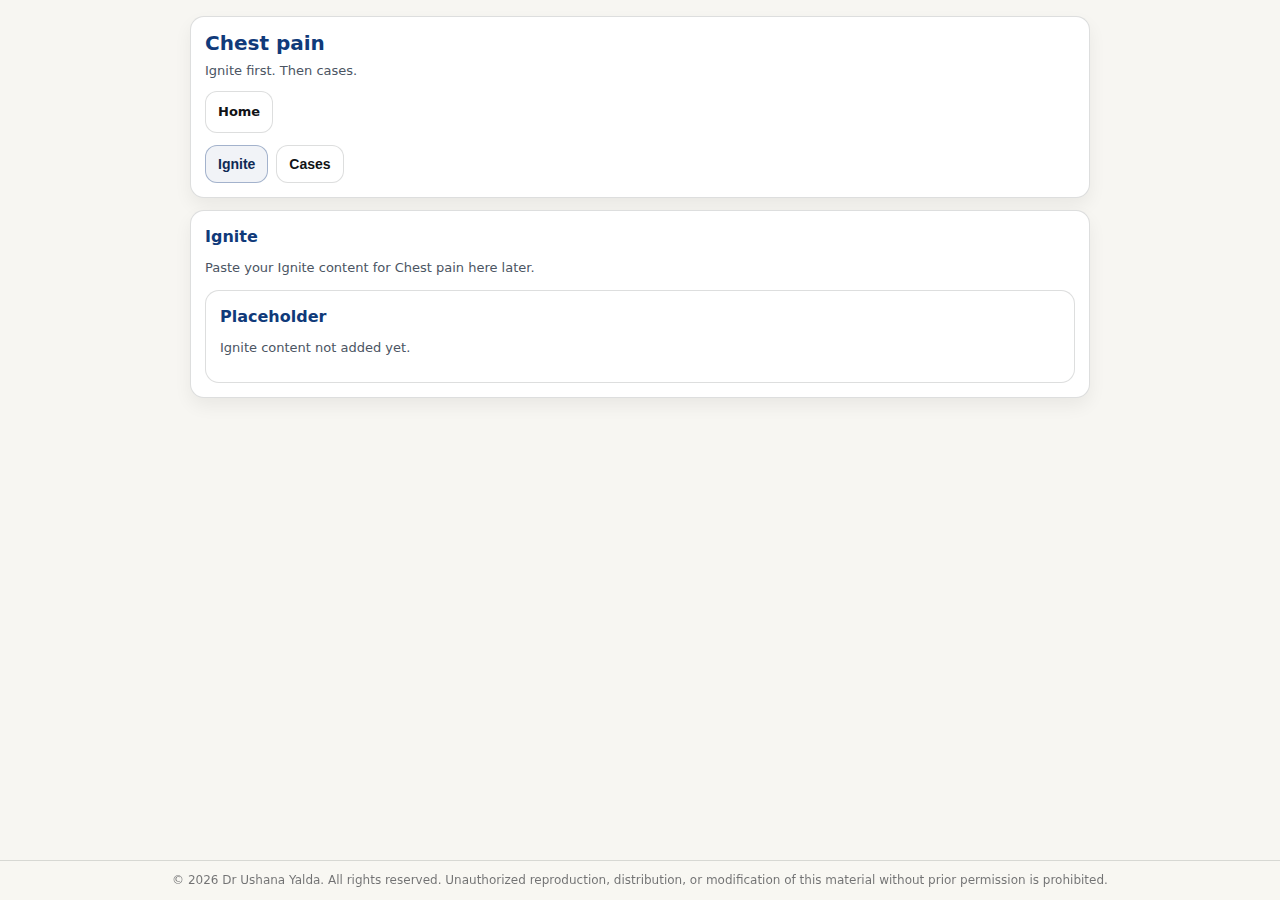
<file: topics/chest-pain.html>
<!doctype html>
<html lang="en">
<head>
  <meta charset="utf-8" />
  <meta name="viewport" content="width=device-width,initial-scale=1" />
  <title>Chest pain</title>
  <style>
    :root{
      --bg:#f7f6f2;
      --card:#ffffff;
      --text:#111316;
      --muted:#4b5563;
      --border:rgba(17,19,22,0.14);
      --shadow:0 8px 18px rgba(0,0,0,0.06);
      --heading:#103a7a;
      --accent:#0f766e;
      --amber:#b45309;
      --radius:14px;
    }
    html,body{height:100%}
    body{
      margin:0;
      font-family:ui-sans-serif,system-ui,-apple-system,Segoe UI,Roboto,Helvetica,Arial;
      background:var(--bg);
      color:var(--text);
      line-height:1.55;
    }
    .wrap{
      max-width:900px;
      margin:0 auto;
      padding:16px 16px 92px 16px;
    }
    .top{
      background:var(--card);
      border:1px solid var(--border);
      border-radius:var(--radius);
      box-shadow:var(--shadow);
      padding:14px 14px;
    }
    h1{
      margin:0;
      color:var(--heading);
      font-size:20px;
      line-height:1.2;
      font-weight:900;
    }
    .sub{
      margin:6px 0 0 0;
      color:var(--muted);
      font-size:13px;
    }

    .tabs{
      margin-top:12px;
      display:flex;
      gap:8px;
      flex-wrap:wrap;
    }
    .tab{
      border:1px solid var(--border);
      background:var(--card);
      color:var(--text);
      border-radius:12px;
      padding:10px 12px;
      font-size:14px;
      font-weight:800;
      cursor:pointer;
    }
    .tab.active{
      border-color:rgba(16,58,122,0.35);
      background:rgba(16,58,122,0.06);
      color:#0f2a55;
    }

    .panel{
      margin-top:12px;
      background:var(--card);
      border:1px solid var(--border);
      border-radius:var(--radius);
      box-shadow:var(--shadow);
      padding:14px 14px;
    }
    .panel h2{
      margin:0 0 8px 0;
      color:var(--heading);
      font-size:16px;
      font-weight:900;
    }
    .hint{
      margin:0 0 10px 0;
      color:var(--muted);
      font-size:13px;
    }

    .list{
      display:flex;
      flex-direction:column;
      gap:10px;
      margin-top:10px;
    }
    .item{
      display:flex;
      align-items:center;
      justify-content:space-between;
      gap:10px;
      border:1px solid var(--border);
      border-radius:12px;
      padding:12px;
      text-decoration:none;
      color:inherit;
      background:rgba(17,19,22,0.02);
    }
    .item:hover{
      border-color:rgba(15,118,110,0.35);
      background:rgba(15,118,110,0.04);
    }
    .item .t{
      font-weight:900;
      font-size:14px;
    }
    .item .d{
      margin-top:4px;
      color:var(--muted);
      font-size:13px;
      font-weight:600;
    }
    .go{
      color:var(--muted);
      font-weight:900;
      font-size:13px;
      white-space:nowrap;
    }

    .footer{
      position:fixed;
      left:0; right:0; bottom:0;
      background:rgba(247,246,242,0.92);
      border-top:1px solid var(--border);
      padding:10px 14px;
      text-align:center;
      font-size:12px;
      color:rgba(17,19,22,0.58);
      backdrop-filter:blur(8px);
    }

    .navrow{
      margin-top:10px;
      display:flex;
      gap:8px;
      flex-wrap:wrap;
    }
    .btnlink{
      display:inline-block;
      border:1px solid var(--border);
      background:var(--card);
      color:var(--text);
      border-radius:12px;
      padding:10px 12px;
      font-size:13px;
      font-weight:800;
      text-decoration:none;
    }
  </style>
</head>
<body>
  <div class="wrap">
    <div class="top">
      <h1>Chest pain</h1>
      <p class="sub">Ignite first. Then cases.</p>

      <div class="navrow">
        <a class="btnlink" href="../index.html">Home</a>
      </div>

      <div class="tabs" role="tablist">
        <button id="tabIgnite" class="tab" type="button">Ignite</button>
        <button id="tabCases" class="tab" type="button">Cases</button>
      </div>
    </div>

    <div id="panelIgnite" class="panel">
      <h2>Ignite</h2>
      <p class="hint">Paste your Ignite content for Chest pain here later.</p>

      <div class="panel" style="box-shadow:none; margin-top:12px;">
        <h2>Placeholder</h2>
        <p class="hint">Ignite content not added yet.</p>
      </div>
    </div>

    <div id="panelCases" class="panel" style="display:none;">
      <h2>Cases</h2>
      <p class="hint">Add cases by copying one line inside the CASE LINKS block.</p>

      <div class="list" id="caseList"></div>

      <div class="panel" style="box-shadow:none; margin-top:12px;">
        <h2>How to add Case 2 later</h2>
        <p class="hint">Copy the Case 1 line in the CASE LINKS block and change the title and file name.</p>
      </div>
    </div>
  </div>

  <div class="footer" id="rights"></div>

  <script>
    "use strict";

    // CASE LINKS BLOCK
    // Copy one line to add a new case.
    // File paths are relative to this page (topics folder).
    const CASES = [
      {
        title: "Case 1 - Classic ACS in GP",
        href: "chest-pain-case-1.html",
        desc: "Strict AMC format"
      }
    ];

    function $(id){ return document.getElementById(id); }

    function setFooter(){
      const year = new Date().getFullYear();
      $("rights").textContent =
        "© " + year + " Dr Ushana Yalda. All rights reserved. Unauthorized reproduction, distribution, or modification of this material without prior permission is prohibited.";
    }

    function renderCases(){
      const root = $("caseList");
      root.innerHTML = "";
      for(const c of CASES){
        const a = document.createElement("a");
        a.className = "item";
        a.href = c.href;

        const left = document.createElement("div");
        const t = document.createElement("div");
        t.className = "t";
        t.textContent = c.title;

        const d = document.createElement("div");
        d.className = "d";
        d.textContent = c.desc || "";

        left.appendChild(t);
        left.appendChild(d);

        const go = document.createElement("div");
        go.className = "go";
        go.textContent = "Open";

        a.appendChild(left);
        a.appendChild(go);
        root.appendChild(a);
      }
    }

    function setTab(tab){
      const isIgnite = tab === "ignite";
      $("panelIgnite").style.display = isIgnite ? "block" : "none";
      $("panelCases").style.display = isIgnite ? "none" : "block";

      $("tabIgnite").classList.toggle("active", isIgnite);
      $("tabCases").classList.toggle("active", !isIgnite);

      location.hash = isIgnite ? "ignite" : "cases";
    }

    function tabFromHash(){
      const h = (location.hash || "").replace("#","").toLowerCase();
      return (h === "cases") ? "cases" : "ignite";
    }

    document.addEventListener("DOMContentLoaded", () => {
      setFooter();
      renderCases();

      $("tabIgnite").addEventListener("click", () => setTab("ignite"));
      $("tabCases").addEventListener("click", () => setTab("cases"));

      const initial = tabFromHash();
      setTab(initial);
    });

    window.addEventListener("hashchange", () => {
      const t = tabFromHash();
      if(t === "cases") setTab("cases");
      else setTab("ignite");
    });
  </script>
</body>
</html>
</file>
<file: topics/style.css>

</file>
